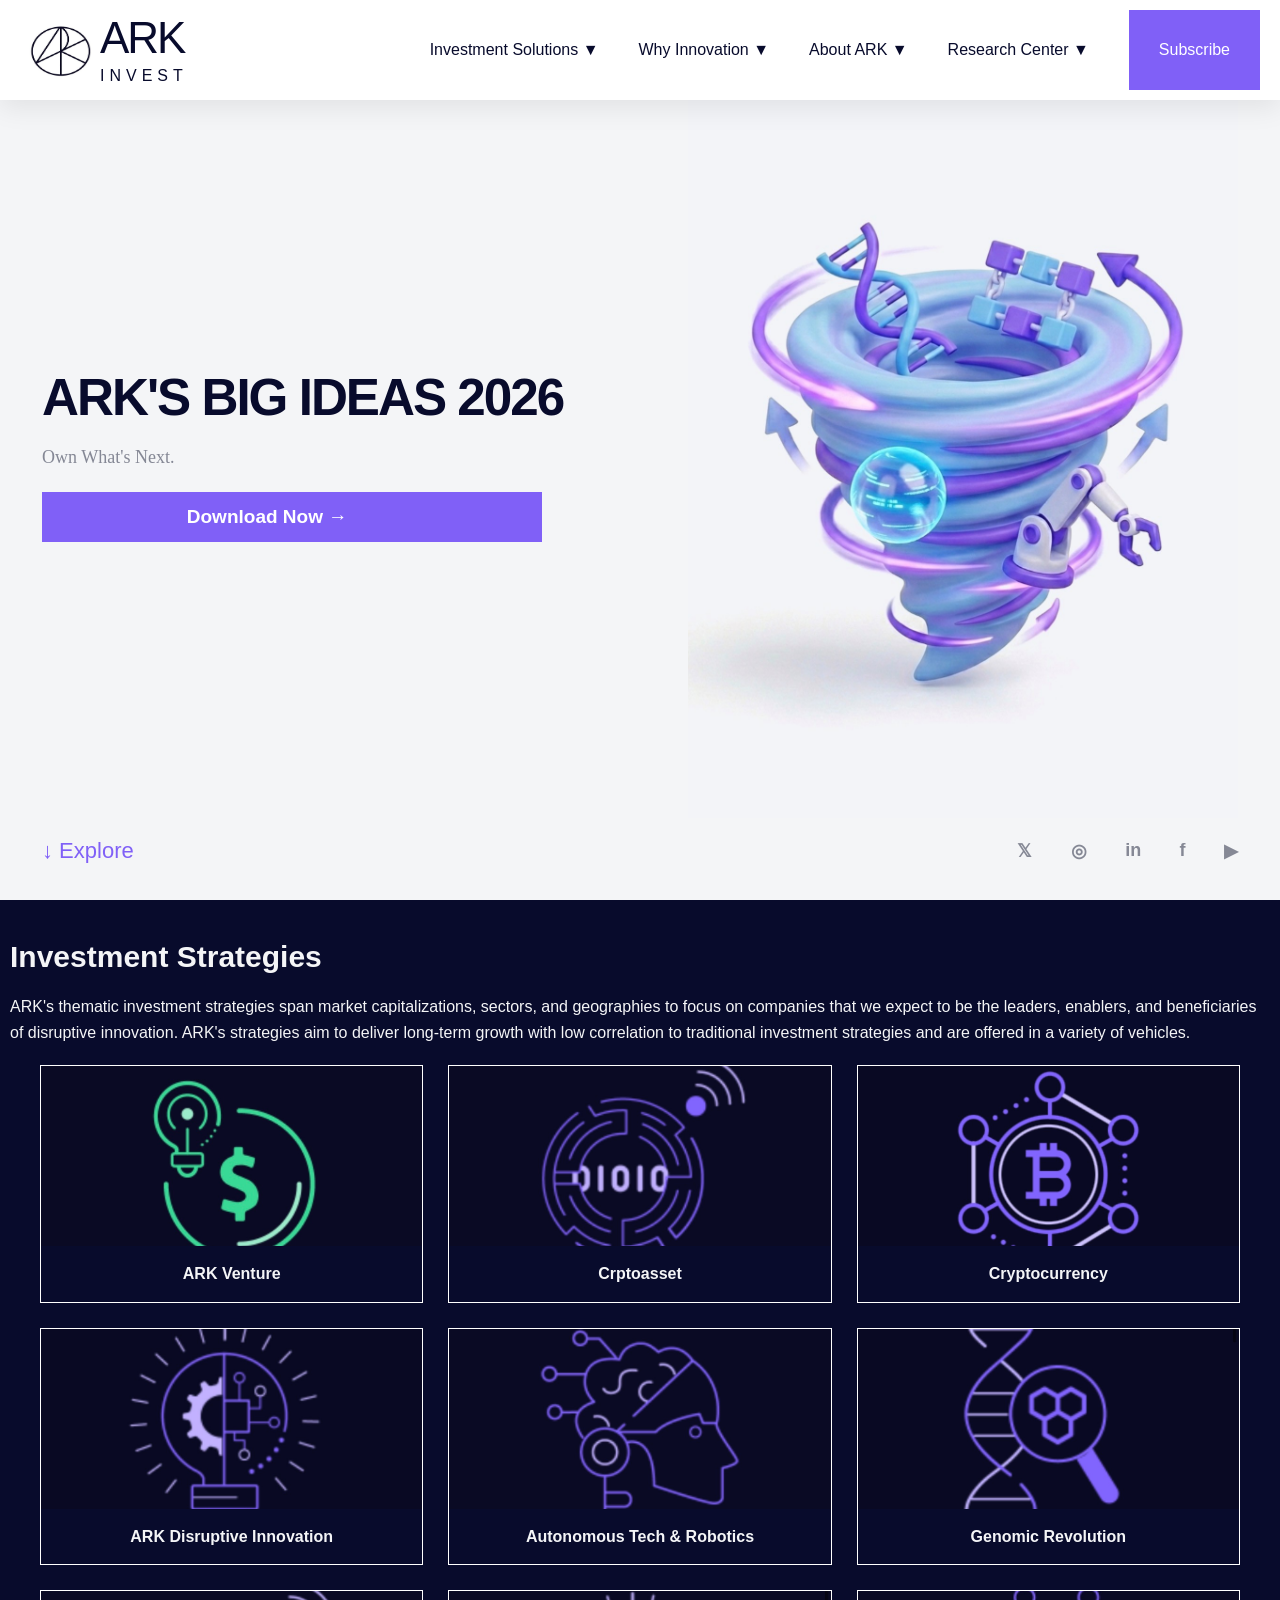
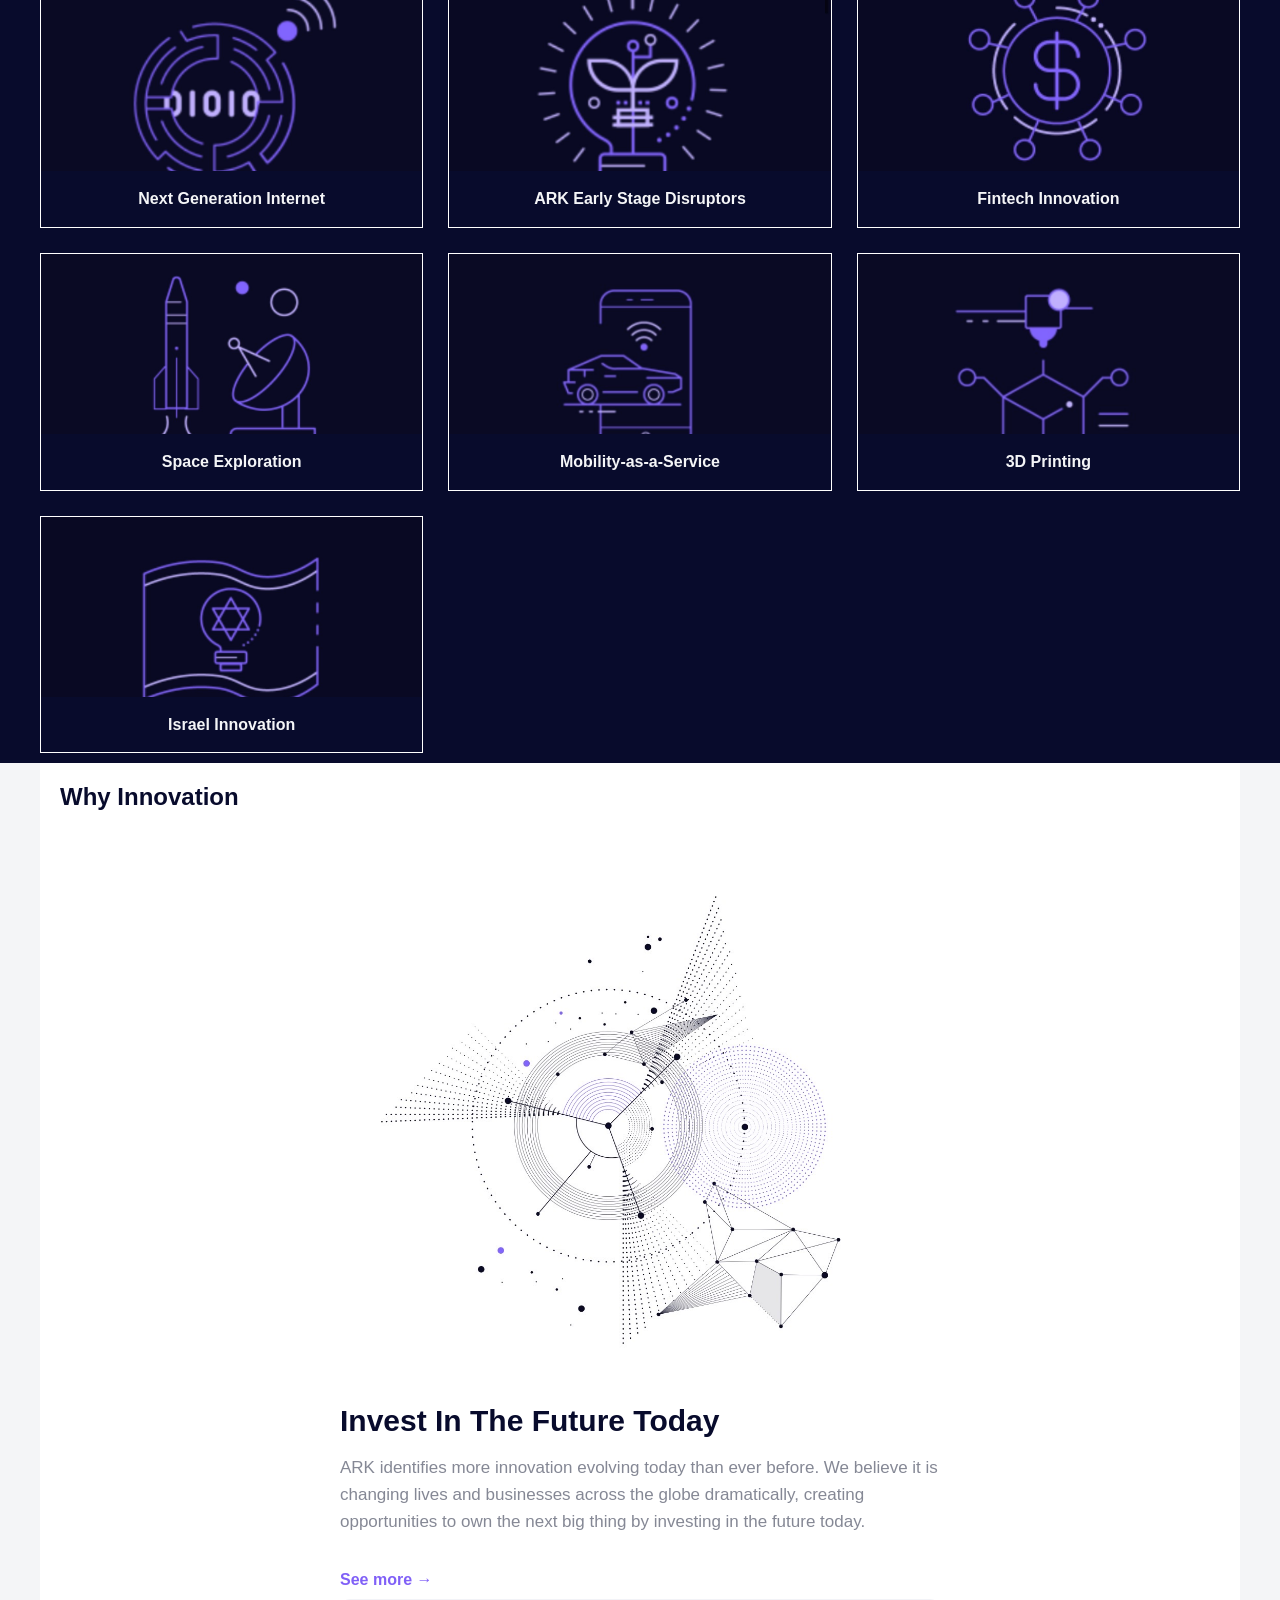
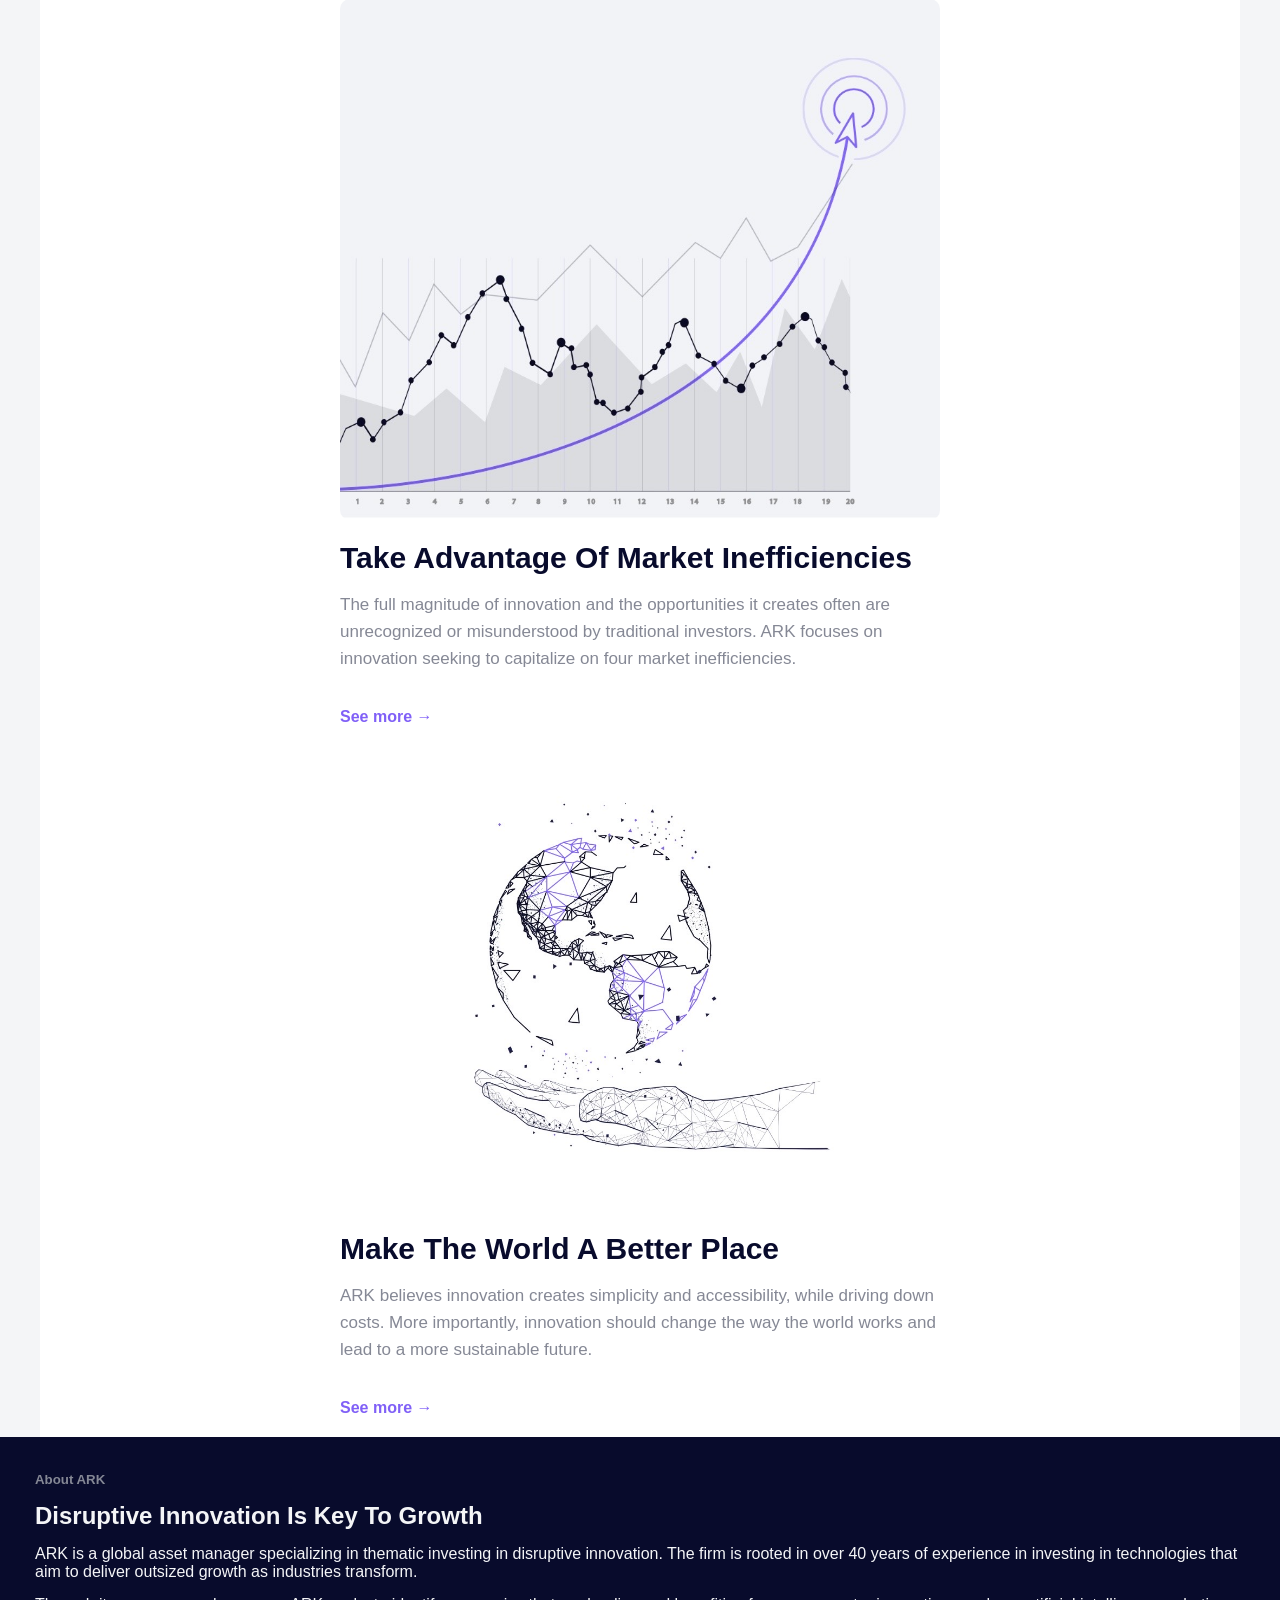
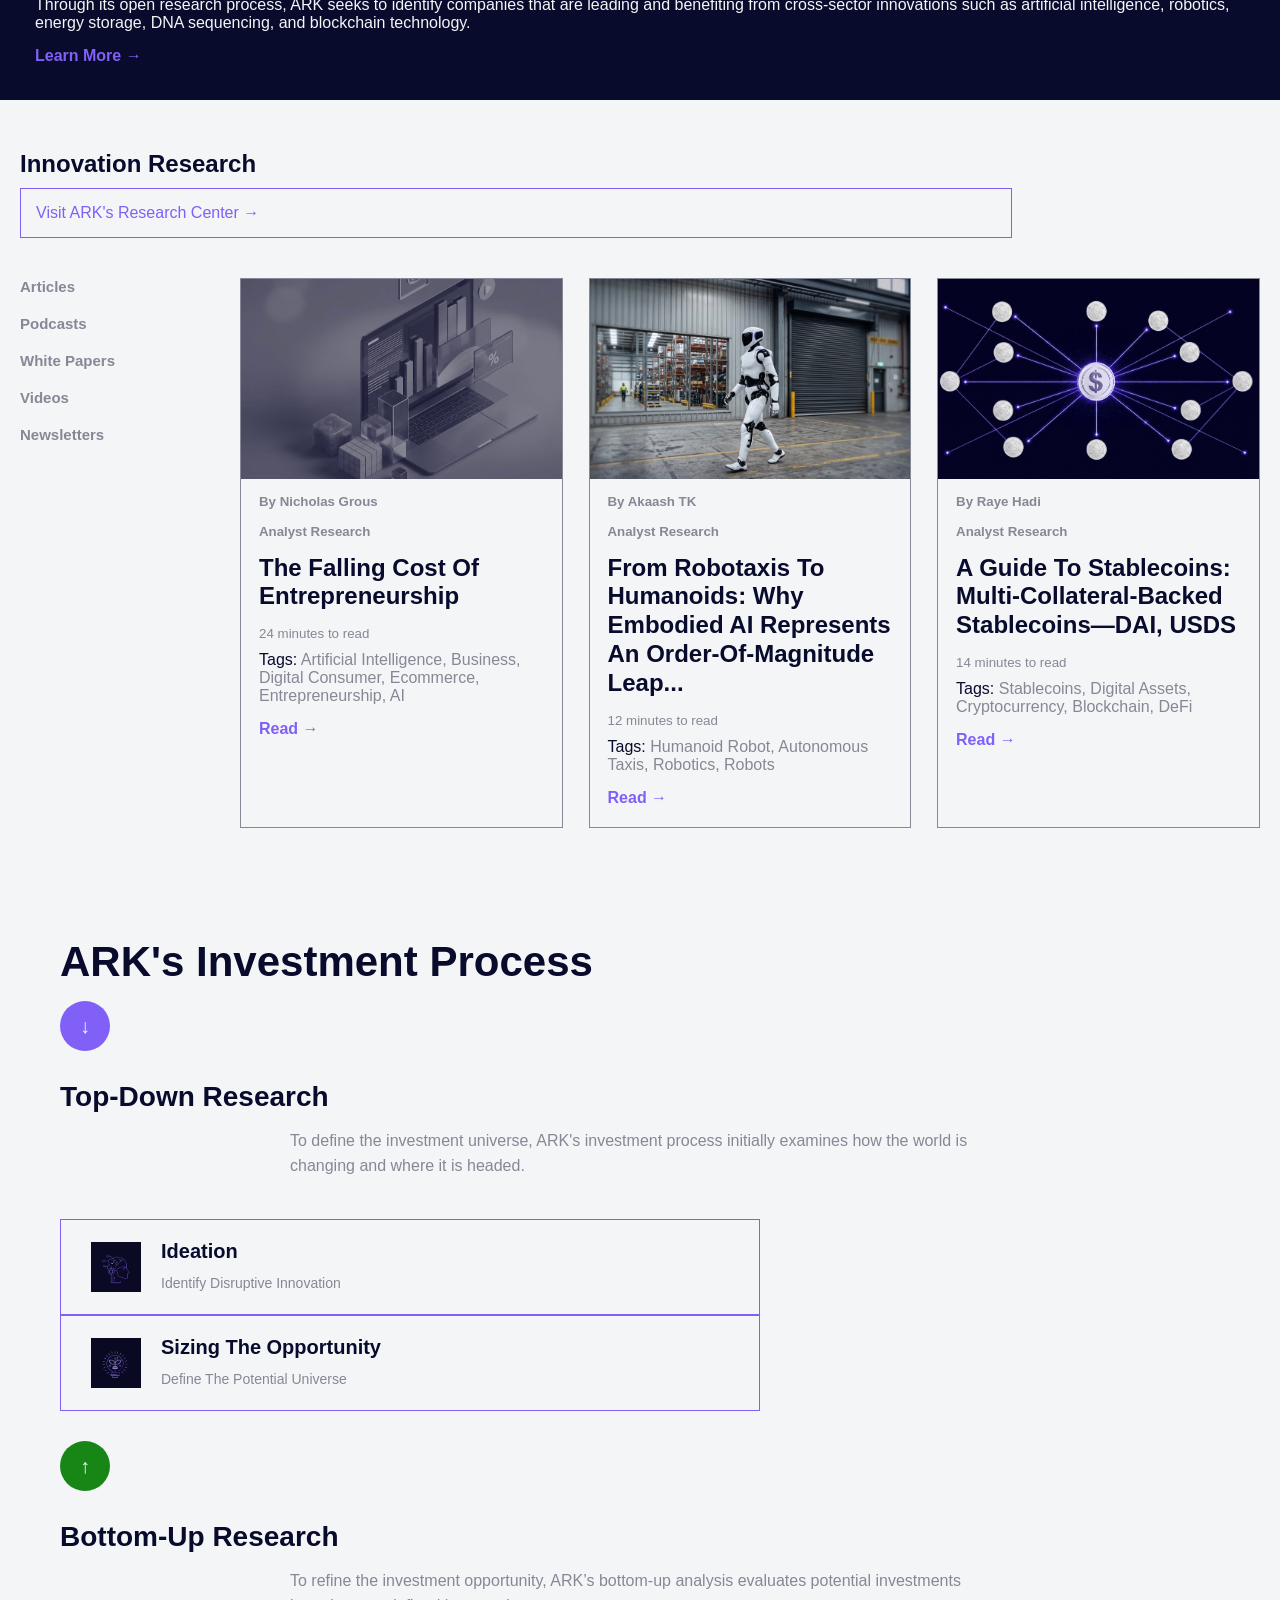
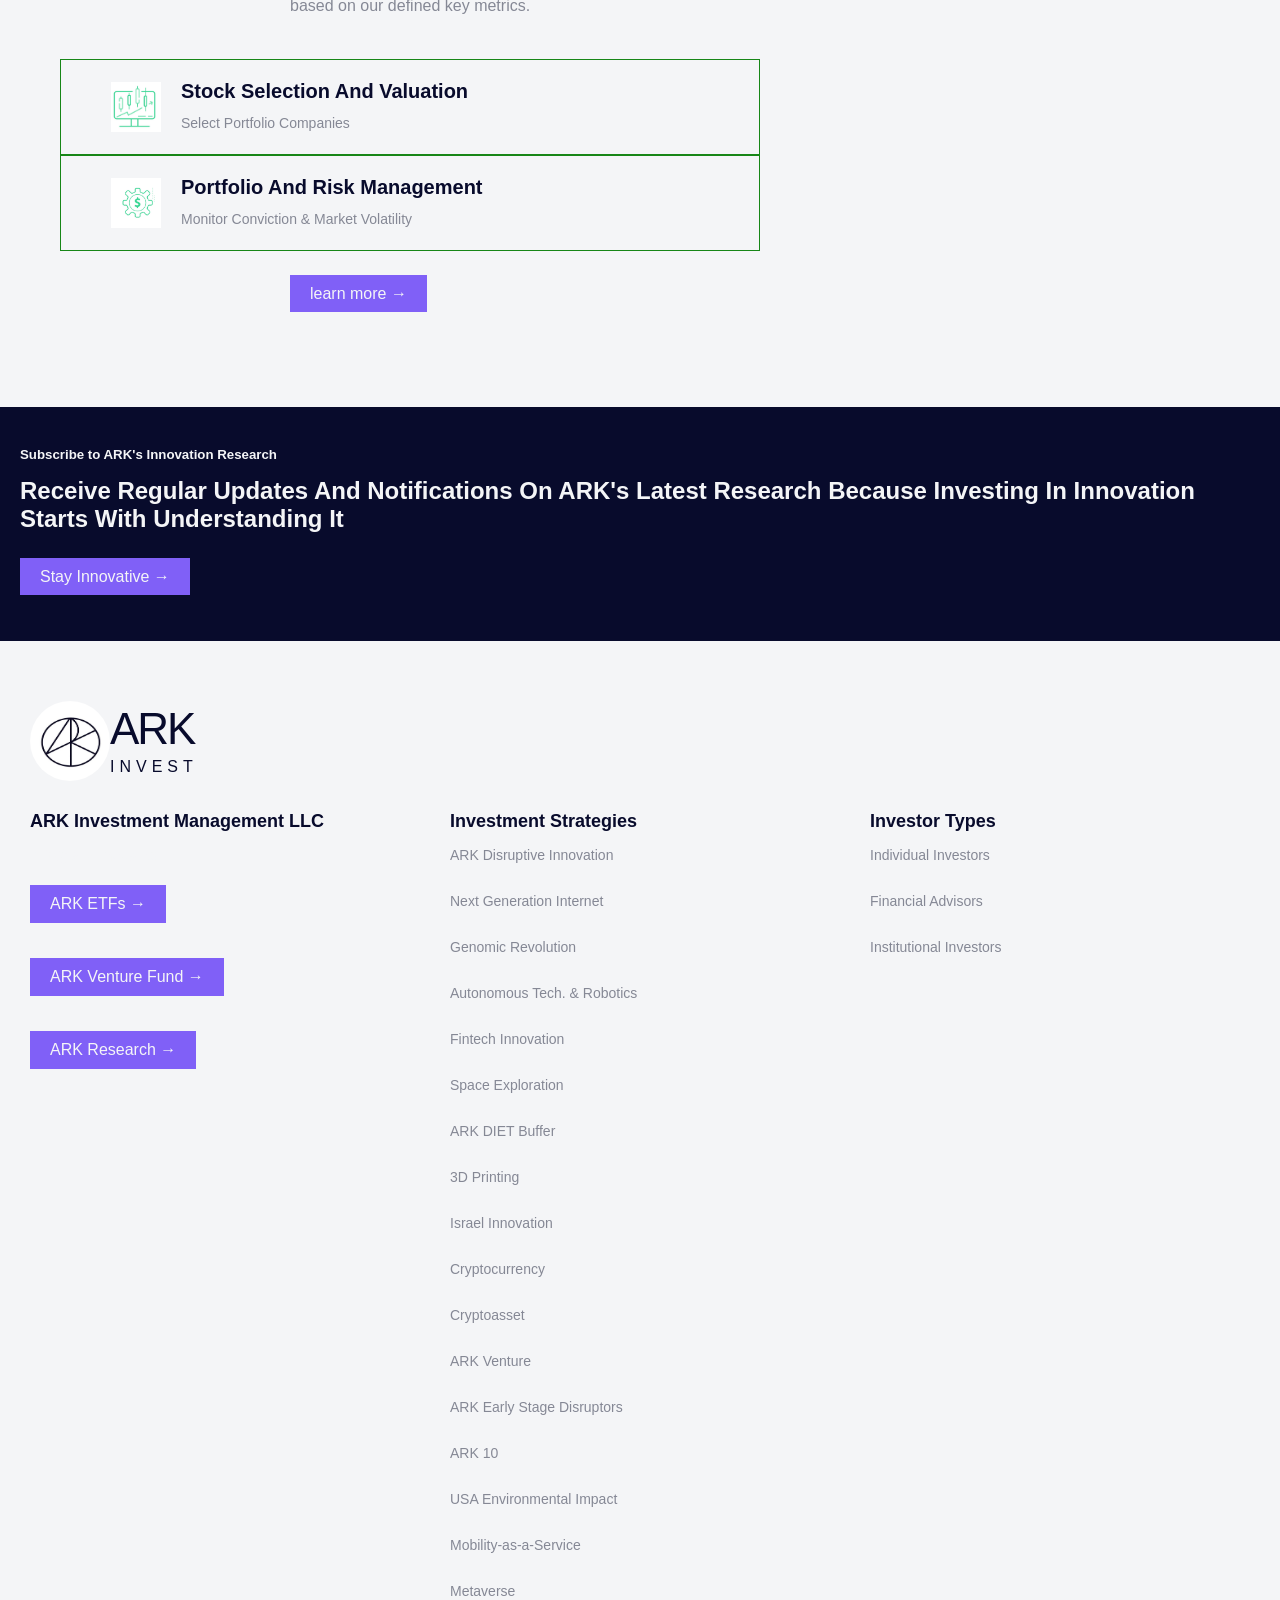
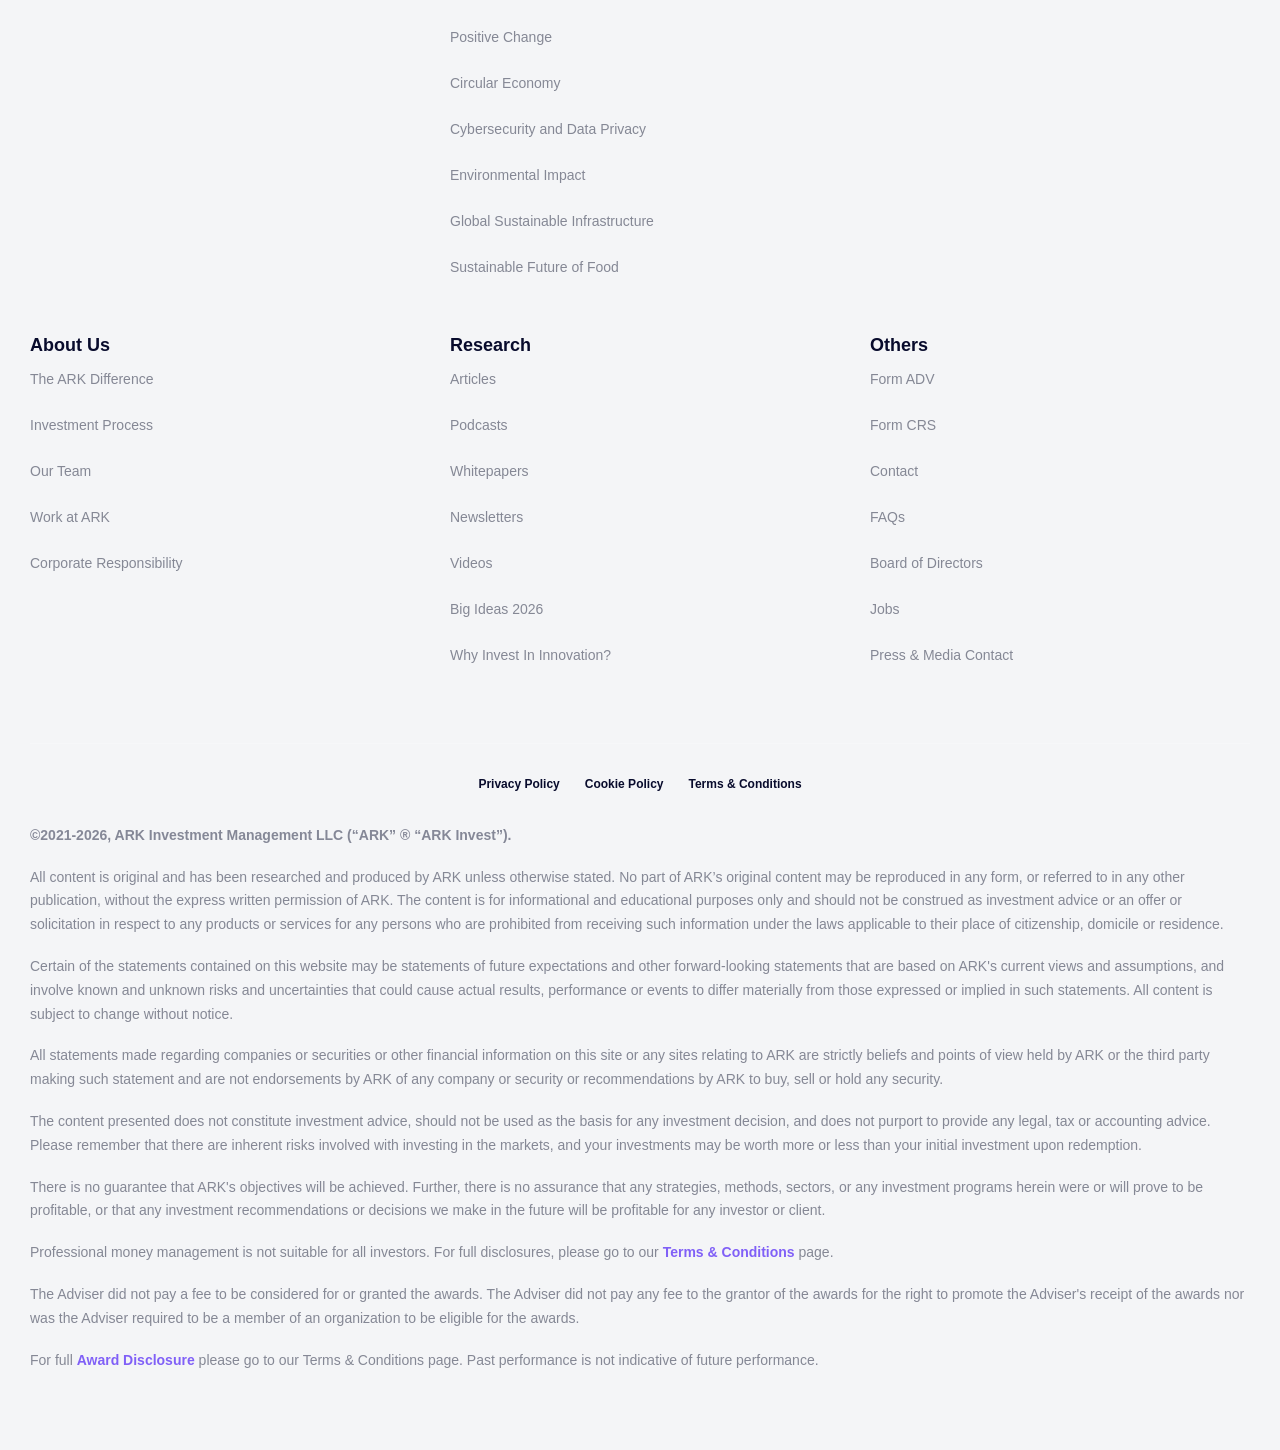
<file: index.html>
<!doctype html>
<html lang="en">
  <head>
    <meta charset="UTF-8" />
    <meta name="viewport" content="width=device-width, initial-scale=1.0" />
    <link rel="stylesheet" href="ark.css" />
    <link
      rel="stylesheet"
      href="https://cdnjs.cloudflare.com/ajax/libs/font-awesome/6.5.1/css/all.min.css"
    />
    <title>ARK invest</title>
  </head>
  <body>
    <header class="header">
      <div class="header-container">
        <div class="logo-div">
          <img src="ark-images/ark logo.jpg" alt="logo" class="logoimg" />
          <div class="logo-text">
            <strong>ARK</strong>
            <small>INVEST</small>
          </div>
        </div>
        <div class="menu-btn">
          <a href="">
            <i class="fa fa-search search-icon"></i>
          </a>

          <button id="menu-btn" aria-label="Open menu">
            <i id="menu-icon" class="fa fa-bars"></i>
            <i id="close-icon" class="fa fa-times"></i>
          </button>
        </div>
        <div class="For-large-screen">
          <ul>
            <li><a href="">Investment Solutions ▼</a></li>
            <li><a href="">Why Innovation ▼</a></li>
            <li><a href="">About ARK ▼</a></li>
            <li><a href="">Research Center ▼</a></li>
          </ul>
        </div>
        <div class="Subscribe">
          <a href=""><span>Subscribe</span></a>
        </div>
      </div>
    </header>

    <nav class="mobile-menu" id="mobile-menu">
      <ul>
        <li>
          <div class="menu-title">
            <a href="#">Investment Solutions</a>
            <p class="menu-arrow">→</p>
          </div>

          <div class="menu-box">
            <h4>Disruptive Innovation Equities</h4>
            <p class="menu-box-p">ACTIVELY MANAGED</p>
            <a href="#">ARK Disruptive Innovation</a>
            <a href="#">ARK Autonomous Tech. and Robotics</a>
            <a href="#">Next Generation Internet</a>
            <a href="#">Genomic Revolution</a>
            <a href="#">Fintech Innovation</a>
            <a href="#">Space Exploration</a>
            <p class="menu-box-p">INDEXED</p>
            <a href="#">3D Printing</a>
            <a href="#">Israel Innovation</a>
            <h4>Private / Alternatives</h4>
            <a href="#">ARK Venture</a>
            <h4>Structured Strategies</h4>
            <a href="#">ARK DIET Buffer</a>
            <h4>Digital Assets</h4>
            <a href="#">Bitcoin</a>
            <a href="#">Cryptocurrency</a>
            <a href="#">Cryptoasset</a>
          </div>
        </li>

        <li>
          <div class="menu-title">
            <a href="#">Why Innovation</a>
            <p class="menu-arrow">→</p>
          </div>

          <div class="menu-box">
            <a href="#">The ARK Difference</a>
            <a href="#"> Investment Process</a>
            <a href="#"> Why Innovation</a>
          </div>
        </li>

        <li>
          <div class="menu-title">
            <a href="#">About ARK</a>
            <p class="menu-arrow">→</p>
          </div>

          <div class="menu-box">
            <a href="our-team.html">Our Team</a>
            <a href="#"> Board of Directors</a>
            <a href="#">ARK Swag Store</a>
            <a href="#">Work at ARK</a>
            <a href="#">Corporate Responsibility</a>
            <a href="faq.html">FAQ</a>
          </div>
        </li>

        <li>
          <div class="menu-title">
            <a href="#">Research Center</a>
            <p class="menu-arrow">→</p>
          </div>

          <div class="menu-box">
            <a href="#">Articles</a>
            <a href="#">Whitepapers</a>
            <a href="#">Videos</a>
            <a href="#">Big Ideas 2026</a>
            <a href="#">Podcasts</a>
            <a href="#">Newsletters</a>
            <a href="#">Crypto Reports</a>
          </div>
        </li>
      </ul>

      <p class="mobile-subscribe">
        <a href="menu.html#Subscribe-in-menu" class="mobile-subscribe-a">
          Subscribe
        </a>
      </p>
    </nav>

    <main id="main-container">
      <section class="hero">
        <div class="large-hero-content">
          <div class="hero-content">
            <h1>ARK'S BIG IDEAS 2026</h1>
            <p class="tagline">Own What's Next.</p>

            <a href="#" class="download-btn">
              <span>Download Now →</span>
            </a>
          </div>
          <img
            src="ark-images/ark hero .jpg"
            class="hero-img"
            alt="Hero image"
          />
        </div>
        <div class="explore">
          <a href="#" class="explore-link"><span>↓</span> Explore</a>

          <div class="socials">
            <a href="#" aria-label="Twitter">𝕏</a>
            <a href="#" aria-label="Instagram">◎</a>
            <a href="#" aria-label="LinkedIn">in</a>
            <a href="#" aria-label="Facebook">f</a>
            <a href="#" aria-label="YouTube">▶</a>
          </div>
        </div>
      </section>

      <section class="Investment-stategies">
        <h1>Investment Strategies</h1>

        <p>
          ARK's thematic investment strategies span market capitalizations,
          sectors, and geographies to focus on companies that we expect to be
          the leaders, enablers, and beneficiaries of disruptive innovation.
          ARK's strategies aim to deliver long-term growth with low correlation
          to traditional investment strategies and are offered in a variety of
          vehicles.
        </p>

        <div class="grid-container">
          <div class="grid">
            <div class="grid-item">
              <img src="ark-images/IMG_3068.jpeg" alt="Project 1" />
              <p>ARK Venture</p>
              <span class="see-more">See more →</span>
            </div>
            <div class="grid-item">
              <img src="ark-images/IMG_3058.jpeg" alt="Project 1" />
              <p>Crptoasset</p>
              <span class="see-more">See more →</span>
            </div>
            <div class="grid-item">
              <img src="ark-images/IMG_3060.jpeg" alt="Project 1" />
              <p>Cryptocurrency</p>
              <span class="see-more">See more →</span>
            </div>
            <div class="grid-item">
              <img src="ark-images/IMG_3055.jpeg" alt="Project 1" />
              <p>ARK Disruptive Innovation</p>
              <span class="see-more">See more →</span>
            </div>
            <div class="grid-item">
              <img src="ark-images/IMG_3059.jpeg" alt="Project 1" />
              <p>Autonomous Tech & Robotics</p>
              <span class="see-more">See more →</span>
            </div>
            <div class="grid-item">
              <img src="ark-images/IMG_3056.jpeg" alt="Project 1" />
              <p>Genomic Revolution</p>
              <span class="see-more">See more →</span>
            </div>
            <div class="grid-item">
              <img src="ark-images/IMG_3058.jpeg" alt="Project 1" />
              <p>Next Generation Internet</p>
              <span class="see-more">See more →</span>
            </div>
            <div class="grid-item">
              <img src="ark-images/IMG_3057.jpeg" alt="Project 1" />
              <p>ARK Early Stage Disruptors</p>
              <span class="see-more">See more →</span>
            </div>
            <div class="grid-item">
              <img src="ark-images/img222.jpg" alt="Project 1" />
              <p>Fintech Innovation</p>
              <span class="see-more">See more →</span>
            </div>
            <div class="grid-item">
              <img src="ark-images/IMG_3081.jpeg" alt="Project 1" />
              <p>Space Exploration</p>
              <span class="see-more">See more →</span>
            </div>
            <div class="grid-item">
              <img src="ark-images/IMG_3071.jpeg" alt="Project 1" />
              <p>Mobility-as-a-Service</p>
              <span class="see-more">See more →</span>
            </div>
            <div class="grid-item">
              <img src="ark-images/IMG_3070.jpeg" alt="Project 1" />
              <p>3D Printing</p>
              <span class="see-more">See more →</span>
            </div>
            <div class="grid-item">
              <img src="ark-images/IMG_3069.jpeg" alt="Project 1" />
              <p>Israel Innovation</p>
              <span class="see-more">See more →</span>
            </div>
          </div>
        </div>
      </section>

      <section class="Why-Innovation">
        <h1>Why Innovation</h1>
        <div class="Why-Innovation-container">
          <img src="ark-images/IMG_3072.jpeg" alt="WHY Innovation 1" />
          <h3>Invest In The Future Today</h3>
          <p>
            ARK identifies more innovation evolving today than ever before. We
            believe it is changing lives and businesses across the globe
            dramatically, creating opportunities to own the next big thing by
            investing in the future today.
          </p>

          <a href="">See more →</a>
        </div>
        <div class="Why-Innovation-container">
          <img src="ark-images/IMG_3073.jpeg" alt=" WHY Innovation 2" />
          <h3>Take Advantage Of Market Inefficiencies</h3>
          <p>
            The full magnitude of innovation and the opportunities it creates
            often are unrecognized or misunderstood by traditional investors.
            ARK focuses on innovation seeking to capitalize on four market
            inefficiencies.
          </p>

          <a href="">See more →</a>
        </div>
        <div class="Why-Innovation-container">
          <img src="ark-images/IMG_3074.jpeg" alt=" WHY Innovation 3" />
          <h3>Make The World A Better Place</h3>
          <p>
            ARK believes innovation creates simplicity and accessibility, while
            driving down costs. More importantly, innovation should change the
            way the world works and lead to a more sustainable future.
          </p>

          <a href="">See more →</a>
        </div>
      </section>

      <article class="About-ARK">
        <h5>About ARK</h5>
        <h2>Disruptive Innovation Is Key To Growth</h2>
        <p>
          ARK is a global asset manager specializing in thematic investing in
          disruptive innovation. The firm is rooted in over 40 years of
          experience in investing in technologies that aim to deliver outsized
          growth as industries transform.
        </p>

        <p>
          Through its open research process, ARK seeks to identify companies
          that are leading and benefiting from cross-sector innovations such as
          artificial intelligence, robotics, energy storage, DNA sequencing, and
          blockchain technology.
        </p>

        <a href="">Learn More →</a>
      </article>

      <section class="Innovation-Research">
        <h1>Innovation Research</h1>

        <p>
          <a href="">Visit ARK's Research Center →</a>
        </p>

        <div class="research-layout">
          <aside class="research-nav">
            <ul>
              <li>Articles</li>
              <li>Podcasts</li>
              <li>White Papers</li>
              <li>Videos</li>
              <li>Newsletters</li>
            </ul>
          </aside>

          <div class="research-content">
            <p class="mobile-category">
              <a href="">Articles</a>
            </p>

            <div class="Innovation-Research-grid">
              <article class="Innovation-Research-box">
                <img src="ark-images/IMG_3083.jpeg" alt="Research" />

                <h5>By Nicholas Grous</h5>
                <h5>Analyst Research</h5>

                <h2>The Falling Cost Of Entrepreneurship</h2>

                <small>24 minutes to read</small>

                <div class="p-tag">
                  <span>Tags:</span>
                  Artificial Intelligence, Business, Digital Consumer,
                  Ecommerce, Entrepreneurship, AI
                </div>

                <a href="">Read →</a>
              </article>

              <article class="Innovation-Research-box">
                <img src="ark-images/IMG_3084.jpeg" alt="Research" />

                <h5>By Akaash TK</h5>
                <h5>Analyst Research</h5>

                <h2>
                  From Robotaxis To Humanoids: Why Embodied AI Represents An
                  Order-Of-Magnitude Leap...
                </h2>

                <small>12 minutes to read</small>

                <div class="p-tag">
                  <span>Tags:</span>
                  Humanoid Robot, Autonomous Taxis, Robotics, Robots
                </div>

                <a href="">Read →</a>
              </article>

              <article class="Innovation-Research-box">
                <img src="ark-images/IMG_3085.jpeg" alt="Research" />

                <h5>By Raye Hadi</h5>
                <h5>Analyst Research</h5>

                <h2>
                  A Guide To Stablecoins: Multi-Collateral-Backed
                  Stablecoins—DAI, USDS
                </h2>

                <small>14 minutes to read</small>

                <div class="p-tag">
                  <span>Tags:</span>
                  Stablecoins, Digital Assets, Cryptocurrency, Blockchain, DeFi
                </div>
                <a href="">Read →</a>
              </article>
            </div>
          </div>
        </div>
      </section>

      <section class="ark-process">
        <h2>ARK's Investment Process</h2>
        <h6>↓</h6>
        <h4>Top-Down Research</h4>
        <p>
          To define the investment universe, ARK's investment process initially
          examines how the world is changing and where it is headed.
        </p>

        <div class="ark-process-box">
          <img src="ark-images/IMG_3059.jpeg" alt="" />
          <div>
            <h5>Ideation</h5>
            <p>Identify Disruptive Innovation</p>
          </div>
        </div>

        <div class="ark-process-box">
          <img src="ark-images/IMG_3057.jpeg" alt="" />
          <div>
            <h5>Sizing The Opportunity</h5>
            <p>Define The Potential Universe</p>
          </div>
        </div>

        <article class="Bottom-Up">
          <h6>↑</h6>

          <h4>Bottom-Up Research</h4>

          <p>
            To refine the investment opportunity, ARK’s bottom-up analysis
            evaluates potential investments based on our defined key metrics.
          </p>

          <div class="Bottom-Up-box">
            <img src="ark-images/IMG_3086.jpeg" alt="" />
            <div>
              <h5>Stock Selection And Valuation</h5>
              <p>Select Portfolio Companies</p>
            </div>
          </div>
          <div class="Bottom-Up-box">
            <img src="ark-images/IMG_3087.jpeg" alt="" />
            <div>
              <h5>Portfolio And Risk Management</h5>
              <p>Monitor Conviction & Market Volatility</p>
            </div>
          </div>
        </article>
        <p><a href="" class="bottom-up-learnmore">learn more →</a></p>
      </section>

      <article class="stay-innovative">
        <h5>Subscribe to ARK's Innovation Research</h5>
        <h1>
          Receive Regular Updates And Notifications On ARK's Latest Research
          Because Investing In Innovation Starts With Understanding It
        </h1>

        <p><a href="" class="bottom-up-learnmore">Stay Innovative →</a></p>
      </article>

      <footer class="footer">
        <div class="logo-div">
          <img src="ark-images/ark logo.jpg" alt="logo" class="logoimg" />
          <div class="logo-text">
            <strong>ARK</strong>
            <small>INVEST</small>
          </div>
        </div>

        <div class="footer-top">
          <div class="footer-column">
            <h3>ARK Investment Management LLC</h3>

            <a href="mailto:info@ark-invest.com"> info@ark-invest.com </a>

            <div>
              <p><a href="" class="bottom-up-learnmore">ARK ETFs →</a></p>
              <p>
                <a href="" class="bottom-up-learnmore">ARK Venture Fund →</a>
              </p>
              <p><a href="" class="bottom-up-learnmore">ARK Research →</a></p>
            </div>
          </div>

          <div class="footer-column faq">
            <button class="faq-title">Investment Strategies</button>

            <div class="faq-content">
              <a href="">ARK Disruptive Innovation</a>
              <a href="">Next Generation Internet</a>
              <a href="">Genomic Revolution</a>
              <a href="">Autonomous Tech. & Robotics</a>
              <a href="">Fintech Innovation</a>
              <a href="">Space Exploration</a>
              <a href="">ARK DIET Buffer</a>
              <a href="">3D Printing</a>
              <a href="">Israel Innovation</a>
              <a href="">Cryptocurrency</a>
              <a href="">Cryptoasset</a>
              <a href="">ARK Venture</a>
              <a href="">ARK Early Stage Disruptors</a>
              <a href="">ARK 10</a>
              <a href="">USA Environmental Impact</a>
              <a href="">Mobility-as-a-Service</a>
              <a href="">Metaverse</a>
              <a href="">Positive Change</a>
              <a href="">Circular Economy</a>
              <a href="">Cybersecurity and Data Privacy</a>
              <a href="">Environmental Impact</a>
              <a href="">Global Sustainable Infrastructure</a>
              <a href="">Sustainable Future of Food</a>
            </div>
          </div>

          <div class="footer-column faq">
            <button class="faq-title">Investor Types</button>

            <div class="faq-content">
              <a href="">Individual Investors</a>
              <a href="">Financial Advisors</a>
              <a href="">Institutional Investors</a>
            </div>
          </div>

          <div class="footer-column faq">
            <button class="faq-title">About Us</button>

            <div class="faq-content">
              <a href="">The ARK Difference</a>
              <a href="">Investment Process</a>
              <a href="">Our Team</a>
              <a href="">Work at ARK</a>
              <a href="">Corporate Responsibility</a>
            </div>
          </div>

          <div class="footer-column faq">
            <button class="faq-title">Research</button>

            <div class="faq-content">
              <a href="">Articles</a>
              <a href="">Podcasts</a>
              <a href="">Whitepapers</a>
              <a href="">Newsletters</a>
              <a href="">Videos</a>
              <a href="">Big Ideas 2026</a>
              <a href="">Why Invest In Innovation?</a>
            </div>
          </div>

          <div class="footer-column faq">
            <button class="faq-title">Others</button>

            <div class="faq-content">
              <a href="">Form ADV</a>
              <a href="">Form CRS</a>
              <a href="">Contact</a>
              <a href="">FAQs</a>
              <a href="">Board of Directors</a>
              <a href="">Jobs</a>
              <a href="">Press & Media Contact</a>
            </div>
          </div>
        </div>
        <div class="footer-legal">
          <div class="legal-links">
            <a href="https://www.ark-invest.com/privacy-policy/">
              Privacy Policy
            </a>

            <a href="https://www.ark-invest.com/cookie-policy/">
              Cookie Policy
            </a>

            <a href="https://www.ark-invest.com/terms/"> Terms & Conditions </a>
          </div>

          <p class="copyright">
            ©2021-2026, ARK Investment Management LLC (“ARK” ® “ARK Invest”).
          </p>

          <p>
            All content is original and has been researched and produced by ARK
            unless otherwise stated. No part of ARK’s original content may be
            reproduced in any form, or referred to in any other publication,
            without the express written permission of ARK. The content is for
            informational and educational purposes only and should not be
            construed as investment advice or an offer or solicitation in
            respect to any products or services for any persons who are
            prohibited from receiving such information under the laws applicable
            to their place of citizenship, domicile or residence.
          </p>

          <p>
            Certain of the statements contained on this website may be
            statements of future expectations and other forward-looking
            statements that are based on ARK's current views and assumptions,
            and involve known and unknown risks and uncertainties that could
            cause actual results, performance or events to differ materially
            from those expressed or implied in such statements. All content is
            subject to change without notice.
          </p>

          <p>
            All statements made regarding companies or securities or other
            financial information on this site or any sites relating to ARK are
            strictly beliefs and points of view held by ARK or the third party
            making such statement and are not endorsements by ARK of any company
            or security or recommendations by ARK to buy, sell or hold any
            security.
          </p>

          <p>
            The content presented does not constitute investment advice, should
            not be used as the basis for any investment decision, and does not
            purport to provide any legal, tax or accounting advice. Please
            remember that there are inherent risks involved with investing in
            the markets, and your investments may be worth more or less than
            your initial investment upon redemption.
          </p>

          <p>
            There is no guarantee that ARK's objectives will be achieved.
            Further, there is no assurance that any strategies, methods,
            sectors, or any investment programs herein were or will prove to be
            profitable, or that any investment recommendations or decisions we
            make in the future will be profitable for any investor or client.
          </p>

          <p>
            Professional money management is not suitable for all investors. For
            full disclosures, please go to our
            <a href="https://www.ark-invest.com/terms/"> Terms & Conditions </a>
            page.
          </p>

          <p>
            The Adviser did not pay a fee to be considered for or granted the
            awards. The Adviser did not pay any fee to the grantor of the awards
            for the right to promote the Adviser's receipt of the awards nor was
            the Adviser required to be a member of an organization to be
            eligible for the awards.
          </p>

          <p>
            For full
            <a href="https://www.ark-invest.com/terms/#award">
              Award Disclosure
            </a>
            please go to our Terms & Conditions page. Past performance is not
            indicative of future performance.
          </p>
        </div>
      </footer>
    </main>
    <script src="ark.js"></script>
  </body>
</html>
</file>
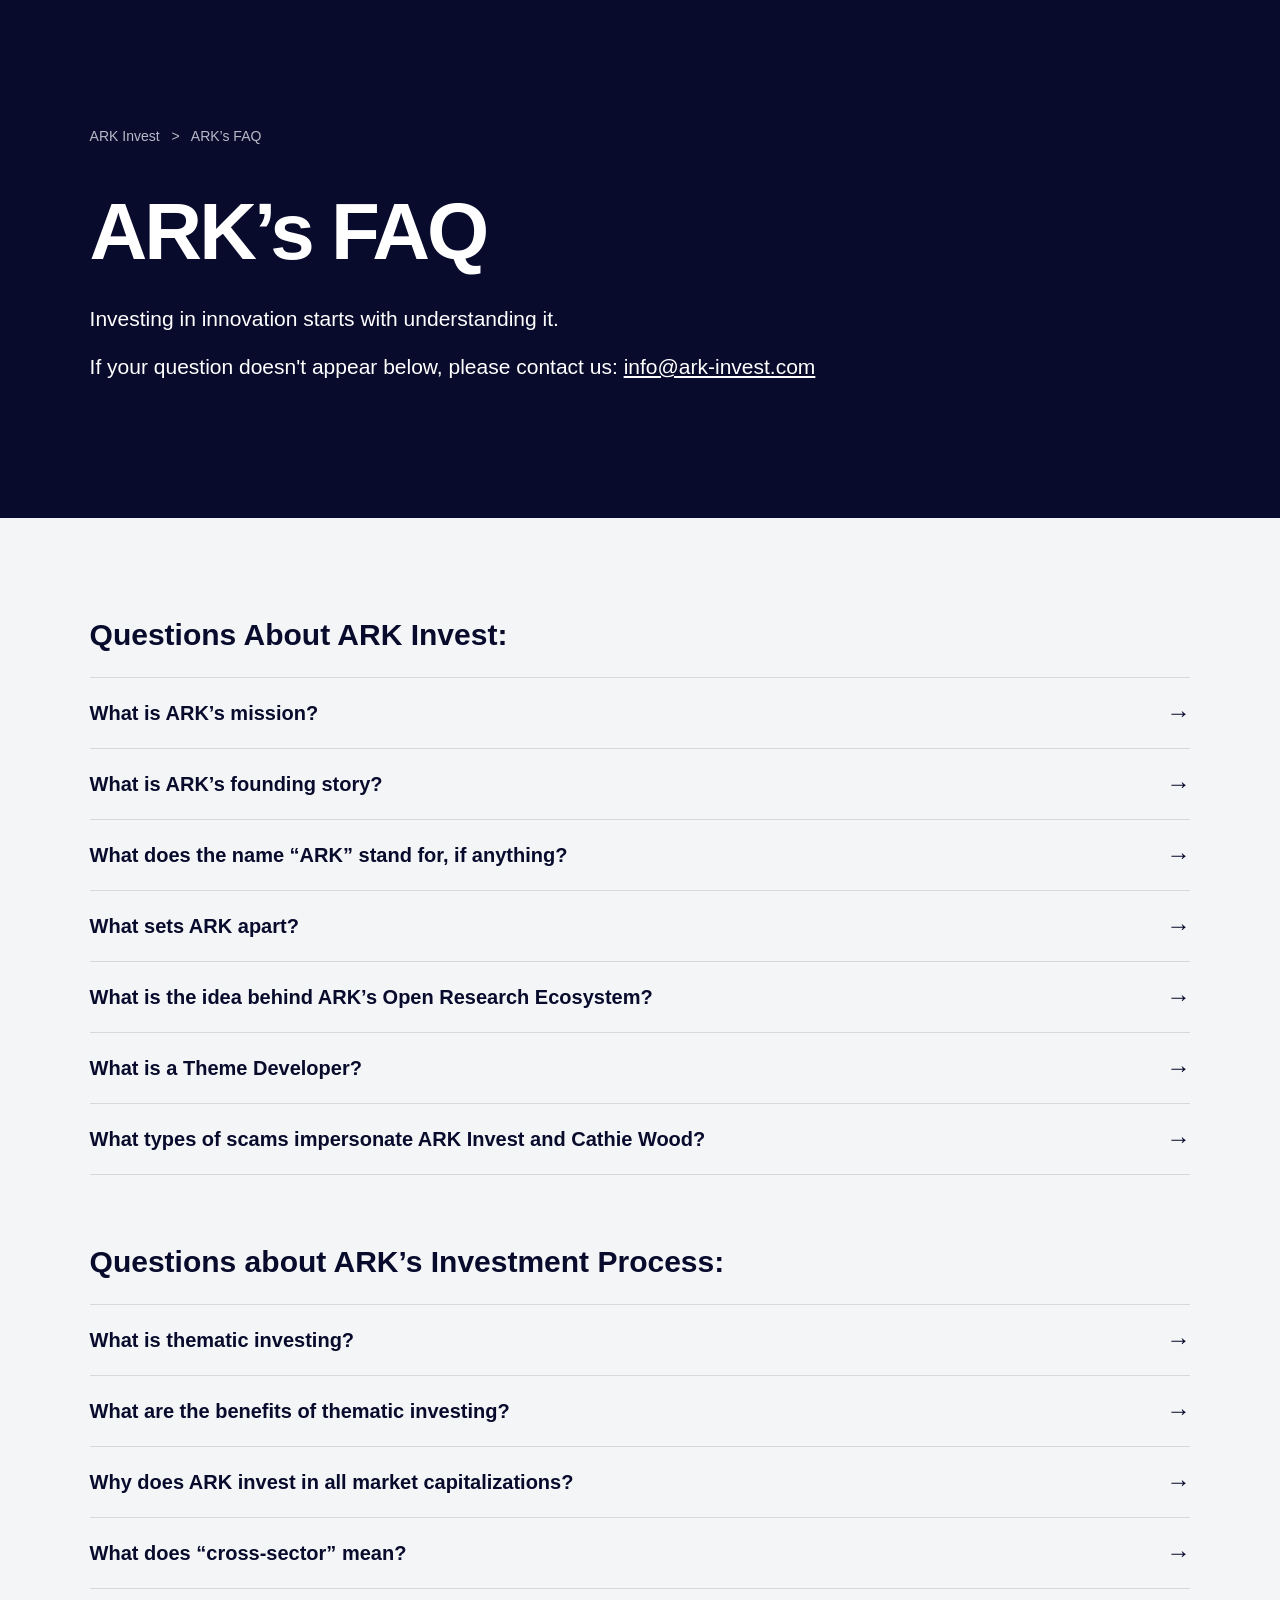
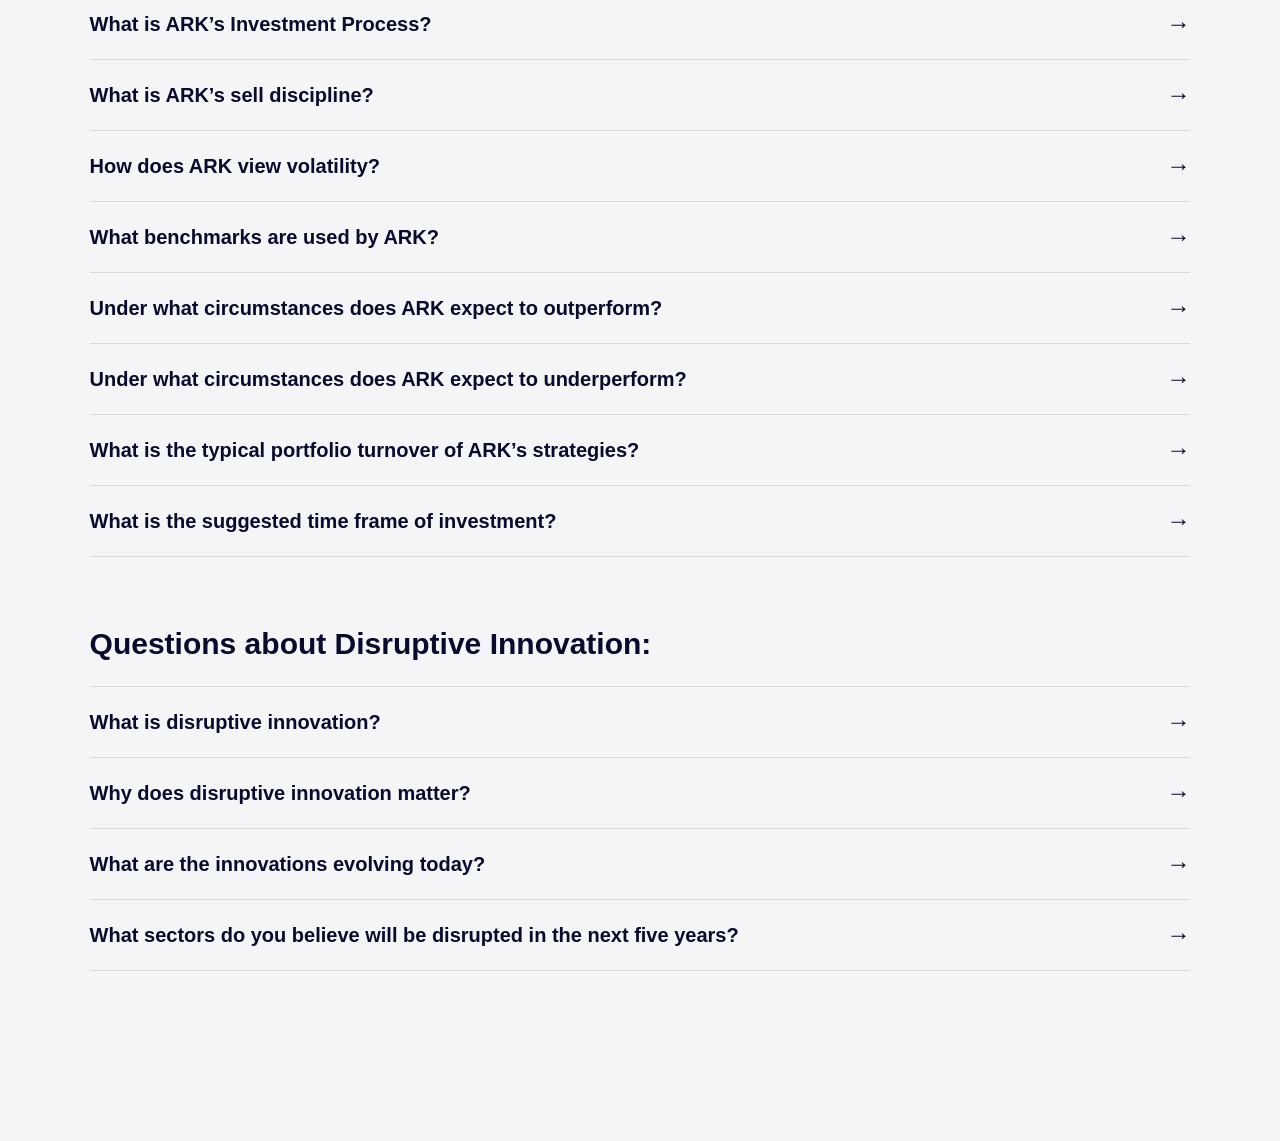
<file: faq.html>
<!doctype html>
<html lang="en">
  <head>
    <meta charset="UTF-8" />
    <meta name="viewport" content="width=device-width, initial-scale=1.0" />
    <title>Document</title>
    <link rel="stylesheet" href="faq.css" />
  </head>
  <body>
    <section class="faq-page">
      <div class="faq-header">
        <p class="faq-breadcrumb">ARK Invest <span>></span> ARK’s FAQ</p>

        <h1>ARK’s FAQ</h1>

        <p>Investing in innovation starts with understanding it.</p>

        <p>
          If your question doesn't appear below, please contact us:
          <a href="mailto:info@ark-invest.com">info@ark-invest.com</a>
        </p>
      </div>

      <div class="faq-container">
        <div class="faq-category">
          <h3>Questions About ARK Invest:</h3>

          <div class="faq-item">
            <button class="faq-question">
              <span>What is ARK’s mission?</span>
              <span class="faq-arrow">→</span>
            </button>

            <div class="faq-answer">
              <p>
                We believe innovation is key to long-term growth of company
                revenues and profits. Our mission is to deliver long-term
                capital appreciation with low correlation to traditional
                investment strategies by identifying and investing in the
                leaders, enablers and beneficiaries of disruptive innovation.
              </p>
            </div>
          </div>

          <div class="faq-item">
            <button class="faq-question">
              <span>What is ARK’s founding story?</span>
              <span class="faq-arrow">→</span>
            </button>

            <div class="faq-answer">
              <p>
                ARK was founded with the goal of focusing on disruptive
                innovation and identifying the companies that could benefit from
                major technological changes.
              </p>
            </div>
          </div>

          <div class="faq-item">
            <button class="faq-question">
              <span>What does the name “ARK” stand for, if anything?</span>
              <span class="faq-arrow">→</span>
            </button>

            <div class="faq-answer">
              <p>
                ARK is the name of the investment management firm focused on
                disruptive innovation.
              </p>
            </div>
          </div>

          <div class="faq-item">
            <button class="faq-question">
              <span>What sets ARK apart?</span>
              <span class="faq-arrow">→</span>
            </button>

            <div class="faq-answer">
              <p>
                ARK focuses on disruptive innovation through thematic research,
                open research and a long-term investment perspective.
              </p>
            </div>
          </div>

          <div class="faq-item">
            <button class="faq-question">
              <span
                >What is the idea behind ARK’s Open Research Ecosystem?</span
              >
              <span class="faq-arrow">→</span>
            </button>

            <div class="faq-answer">
              <p>
                ARK believes sharing research and ideas can encourage
                collaboration and improve understanding of disruptive
                innovation.
              </p>
            </div>
          </div>

          <div class="faq-item">
            <button class="faq-question">
              <span>What is a Theme Developer?</span>
              <span class="faq-arrow">→</span>
            </button>

            <div class="faq-answer">
              <p>
                A Theme Developer researches emerging technologies and
                identifies the long-term opportunities created by disruptive
                innovation.
              </p>
            </div>
          </div>

          <div class="faq-item">
            <button class="faq-question">
              <span>
                What types of scams impersonate ARK Invest and Cathie Wood?
              </span>
              <span class="faq-arrow">→</span>
            </button>

            <div class="faq-answer">
              <p>
                Be cautious of fraudulent websites, social media accounts,
                emails or individuals pretending to represent ARK Invest or
                Cathie Wood. Always verify communications through official ARK
                channels.
              </p>
            </div>
          </div>
        </div>

        <!-- INVESTMENT PROCESS -->
        <div class="faq-category">
          <h3>Questions about ARK’s Investment Process:</h3>

          <div class="faq-item">
            <button class="faq-question">
              <span>What is thematic investing?</span>
              <span class="faq-arrow">→</span>
            </button>

            <div class="faq-answer">
              <p>
                ARK utilizes thematic investing to capture disruptive
                innovation. Thematic investing seeks to capitalize on long-term
                trends that cut across economic sectors and geographic
                boundaries.
              </p>

              <p>
                ARK believes thematic strategies can better adjust for rapid
                change and incorporate a deep understanding of the underlying
                drivers of long-term value creation and risk.
              </p>

              <p>
                ARK researches across sectors, industries, and markets to gain a
                deeper understanding of the convergence and market potential of
                disruptive innovations, and thus size the investment
                opportunities more appropriately.
              </p>

              <p>ARK’s thematic analysts ask the questions:</p>

              <ul>
                <li>Where is the next big disruptive innovation?</li>
                <li>What is the size of the total market?</li>
                <li>Which industries will be disrupted?</li>
                <li>Which companies will emerge as the winners?</li>
              </ul>
            </div>
          </div>

          <div class="faq-item">
            <button class="faq-question">
              <span>What are the benefits of thematic investing?</span>
              <span class="faq-arrow">→</span>
            </button>

            <div class="faq-answer">
              <p>
                Thematic investing can provide exposure to long-term trends that
                may affect multiple industries and markets.
              </p>
            </div>
          </div>

          <div class="faq-item">
            <button class="faq-question">
              <span>Why does ARK invest in all market capitalizations?</span>
              <span class="faq-arrow">→</span>
            </button>

            <div class="faq-answer">
              <p>
                ARK believes that disruptive innovation cannot be constrained by
                market capitalization, geographic boundaries, or sectors. We
                research and invest in a wide range of companies, from mega caps
                to micro caps that we believe are going to contribute to and
                benefit from the rapidly changing market landscape. Small cap
                companies may offer a higher growth opportunity, whereas large
                cap companies may offer less volatility.
              </p>
            </div>
          </div>

          <div class="faq-item">
            <button class="faq-question">
              <span>What does “cross-sector” mean?</span>
              <span class="faq-arrow">→</span>
            </button>

            <div class="faq-answer">
              <p>
                ARK’s cross-sector portfolios aim to uncover disruptive
                innovation that impacts multiple industries. Unlike traditional
                investment strategies that specialize in certain narrowly
                focused sectors of the economy, ARK uses a theme-based approach
                unconstrained by economic sectors.
              </p>
            </div>
          </div>

          <div class="faq-item">
            <button class="faq-question">
              <span>What is ARK’s Investment Process?</span>
              <span class="faq-arrow">→</span>
            </button>

            <div class="faq-answer">
              <p>
                ARK’s investment process initially examines from the top-down
                how the world is changing and where it is headed. ARK employs an
                open research strategy to gather information, both helping to
                define and refine its internal research process. Inputs include
                theme developers who are thought leaders in their fields, social
                media interactions, and crowd-sourced insights as people respond
                to ARK’s public research. Using this information in an iterative
                fashion, ARK’s research and investment team work to “size” and
                “re-size” the opportunities. As a result of extensive and
                iterative research steps, ARK anticipates and quantifies
                multi-year value-chain transformations and market opportunities.
                Through this process, specific companies percolate to the top as
                best positioned to benefit from the identified investment
                premise, at which point ARK begins its bottom-up process. ARK
                scores potential investments based on key metrics, inputting the
                values into a proprietary scoring system to quantify the
                companies in the context of the opportunity. Finally, as the CIO
                and Portfolio Manager, Catherine Wood has the final
                accountability for the selection of investments and approval for
                all investment decisions.
              </p>
            </div>
          </div>

          <div class="faq-item">
            <button class="faq-question">
              <span>What is ARK’s sell discipline?</span>
              <span class="faq-arrow">→</span>
            </button>

            <div class="faq-answer">
              <p>
                ARK will trim or add to positions to (i) take advantage of
                opportunities created by short-term negative market actions or
                market sentiment; (ii) provide liquidity to invest in companies
                in which ARK has relatively more confidence; or (iii) fund names
                that ARK believes offer relatively more market opportunity
                relative to current price. ARK uses its own scoring system to
                value companies and monitor the underlying investment thesis.
                Any score downgraded to 6 or lower (on a score from 1-10)
                triggers full stock review. ARK will sell a company if it
                believes that a disruptor has become disrupted itself, or that
                it is no longer on the leading edge of fast-moving industries or
                innovation. Note: This only applies to ARK’s actively managed
                ETFs. The index ETFs are designed to track an index.
              </p>
            </div>
          </div>

          <div class="faq-item">
            <button class="faq-question">
              <span>How does ARK view volatility?</span>
              <span class="faq-arrow">→</span>
            </button>

            <div class="faq-answer">
              <p>
                Understandably, during the past 15 years of financial
                volatility, investors may have gravitated to a disproportionate
                weighting in risk-averse strategies, including cash, bonds, and
                high dividend yielding stocks. It seems investors might have
                associated change more with crisis and risk than with innovation
                and opportunity. ARK believes that the path to creating a
                well-balanced portfolio is by combining both higher and lower
                risk investments. In fast-moving themes, like those of our
                strategies, volatility is the foundation of opportunity and
                potentially higher returns. For that reason, ARK focuses on
                promising areas of disruptive innovation centered around
                artificial intelligence, robotics, energy storage, DNA
                sequencing, and blockchain technology.
              </p>
            </div>
          </div>

          <div class="faq-item">
            <button class="faq-question">
              <span>What benchmarks are used by ARK?</span>
              <span class="faq-arrow">→</span>
            </button>

            <div class="faq-answer">
              <p>
                ARK manages its strategies in a benchmark agnostic manner.
                Despite this, ARK often illustrates the performance of its
                portfolios relative to broad market indices, including the S&P
                500 Index, Russell 3000 Growth Index, and the MSCI World Index.
                While most of the names in ARK’s portfolio are either not part
                of broad-based indices or represent very small weights, ARK
                believes the companies it invests in will be prominent in such
                indices over a full market cycle. Note: This only applies to
                ARK’s actively managed ETFs. The index ETFs are designed to
                track an index.
              </p>
            </div>
          </div>

          <div class="faq-item">
            <button class="faq-question">
              <span
                >Under what circumstances does ARK expect to outperform?</span
              >
              <span class="faq-arrow">→</span>
            </button>

            <div class="faq-answer">
              <p>
                During “risk-on” markets, ARK’s strategies should outperform.
                Investors come to recognize the misunderstood nature of many
                companies’ fundamentals and look to identify companies that are
                leaders rather than the largest market capitalization company in
                a passive index. Volatility can be positive on the up-side. The
                issuers ARK invests in generally do not comprise significant
                portions of broad-based indices.
              </p>
            </div>
          </div>

          <div class="faq-item">
            <button class="faq-question">
              <span
                >Under what circumstances does ARK expect to underperform?</span
              >
              <span class="faq-arrow">→</span>
            </button>

            <div class="faq-answer">
              <p>
                ARK’s strategies normally underperforms in “risk off” markets.
                This happens, in part, because other investors and advisers tend
                to return to benchmark names at such times, which ARK generally
                does not. ARK believes that at such times, the fundamentals for
                the companies held in its portfolios look better. As businesses
                in tough times seek to make changes and become more efficient,
                ARK believes that the companies held in the ARK portfolios are
                ultimately more in demand.
              </p>
            </div>
          </div>

          <div class="faq-item">
            <button class="faq-question">
              <span
                >What is the typical portfolio turnover of ARK’s
                strategies?</span
              >
              <span class="faq-arrow">→</span>
            </button>

            <div class="faq-answer">
              <p>
                The typical annual name turnover in ARK’s representative
                Disruptive Innovation Strategy portfolio is around 15%. If a
                stock’s thesis is unchanged, ARK tends to trade around the
                periphery. If a stock’s share price has fallen in the market due
                to short-term controversy, ARK tends to increase its position
                (providing the thesis is unchanged). If a stock is overhyped,
                ARK will trim the position to take profits. Trading in both
                profitable and unprofitable investments that do not have thesis
                changes is generally for the purposes of reallocating into names
                with higher upside to the valuation target, from names that we
                believe have diminished upside. Individual share turnover
                numbers are higher as a result, approximately 70% historically.
                (Timeframe: Five years. Turnover may vary due to active
                portfolio management.)
              </p>
            </div>
          </div>

          <div class="faq-item">
            <button class="faq-question">
              <span>What is the suggested time frame of investment?</span>
              <span class="faq-arrow">→</span>
            </button>

            <div class="faq-answer">
              <p>
                ARK suggests a long-term investment horizon of a full investment
                cycle, or 7+ years. ARK aims for benchmark agnostic long-term
                growth of capital, by focusing on ARK’s belief that innovation
                is key to growth. ARK believes it will outperform broad-based
                benchmarks over the course of a full-market cycle, with low
                correlations of relative returns to traditional growth
                strategies, and negative correlations of relative returns to
                traditional value strategies.
              </p>
            </div>
          </div>
        </div>

        <!-- DISRUPTIVE INNOVATION -->
        <div class="faq-category">
          <h3>Questions about Disruptive Innovation:</h3>

          <div class="faq-item">
            <button class="faq-question">
              <span>What is disruptive innovation?</span>
              <span class="faq-arrow">→</span>
            </button>

            <div class="faq-answer">
              <p>
                ARK defines disruptive innovation as the introduction of a
                technologically enabled product or service that changes an
                industry by creating simplicity and accessibility while driving
                down costs.
              </p>

              <p>
                Innovation enables industry growth, facilitates convergence
                across different sectors of the economy, and drives long-term
                investment opportunities.
              </p>

              <p>
                Over time, innovation should displace industry incumbents,
                increase efficiencies, and gain majority market share.
              </p>

              <p>
                For that reason, ARK focuses on innovations centered around
                artificial intelligence, robotics, energy storage, DNA
                sequencing, and blockchain technology, all of which we believe
                are converging to change the way the world works.
              </p>
            </div>
          </div>

          <div class="faq-item">
            <button class="faq-question">
              <span>Why does disruptive innovation matter?</span>
              <span class="faq-arrow">→</span>
            </button>

            <div class="faq-answer">
              <p>
                Technology is disrupting our world at an accelerated rate.
                Multiple innovation platforms are enabling industrial growth and
                facilitating convergence across multiple sectors of the economy
                and industries. The full magnitude of these innovations and the
                investment opportunities they create are often unrecognized or
                misunderstood by traditional investors. More importantly,
                disruptive innovation impacts and concerns all our lives and
                changes the way the world works for the better, from
                communication and transportation, to education and healthcare.
              </p>
            </div>
          </div>

          <div class="faq-item">
            <button class="faq-question">
              <span>What are the innovations evolving today?</span>
              <span class="faq-arrow">→</span>
            </button>

            <div class="faq-answer">
              <p>
                We believe that artificial intelligence, DNA sequencing,
                robotics, energy storage, and blockchain technology are the
                innovation platforms leading the global economy into what could
                be the most transformative period in history. We believe that
                historians will look back on this era as one of unprecedented
                technological foment. They will see critical inflections in
                artificial intelligence and DNA sequencing and editing; they
                will recognize this as the 10 year stretch when robotics
                proliferation became inevitable and when the battery became the
                fundamental unit of energy delivery; and they will identify in
                blockchain and cryptocurrencies the roots of the structure that
                would grow to upturn the entire business and financial
                landscape. We believe these technologies will transform the way
                the world works, upending incumbent providers and creating
                fortunes as new businesses propel the global economy forward.
              </p>
            </div>
          </div>

          <div class="faq-item">
            <button class="faq-question">
              <span>
                What sectors do you believe will be disrupted in the next five
                years?
              </span>

              <span class="faq-arrow">→</span>
            </button>

            <div class="faq-answer">
              <p>
                Not only will innovation stimulate substantial growth and create
                new markets, we believe it also will disrupt sectors which
                historically have stoked high inflation. We believe that global
                oil demand is likely to peak within the next few years as
                electric vehicles begin to scale and as autonomous electric taxi
                networks account for an increasing share of miles traveled. DNA
                sequencing will introduce science to health care decision-making
                in a way never before possible, minimizing the guess work and
                eliminating waste. At the same time, robots will serve not only
                as an antidote to labor shortages that are cropping up in the
                US, Japan, China, and elsewhere, but also should increase
                productivity, one of the most powerful forces against inflation.
              </p>
            </div>
          </div>
        </div>
      </div>
    </section>
    <script src="faq.js"></script>
  </body>
</html>
</file>
<file: ark.css>
* {
  margin: 0;
  padding: 0;
  text-decoration: none;
  box-sizing: border-box;
  list-style: none;
  border: none;
  box-shadow: none;
  outline: none;
}
:root {
  --navy: #080b2c;
  --purple: #8060f7;
  --light: #f4f5f7;
  --gray: #858897;
}

body {
  font-family: Arial, Helvetica, sans-serif;
  background: var(--light);
  color: var(--navy);
  overflow-x: hidden;
  width: 100%;
}
.logoimg {
  width: 50px;
  height: 50px;
  border-radius: 50%;
  align-items: center;
  text-align: center;
  background-color: transparent;
}

.header-container {
  background: #fff;
  display: flex;
  align-items: center;
  padding: 10px 20px;
  box-shadow: 0 8px 25px rgba(0, 0, 0, 0.08);
  position: fixed;
  z-index: 100;
  width: 100%;
}
.logo-div {
  display: flex;
  align-items: center;
}

.logo-text {
  display: flex;
  flex-direction: column;
  line-height: 1;
}

.logo-text strong {
  font-size: 20px;
  font-weight: 400;
  letter-spacing: -2px;
}

.logo-text small {
  margin-top: 2px;
  font-size: 10px;
  letter-spacing: 2px;
}

.menu-btn {
  color: var(--navy);
  font-size: 20px;
  margin-left: auto;
  cursor: pointer;

  display: flex;
  align-items: center;
  justify-content: center;
  gap: 7px;

  padding: 10px 15px;
  border-radius: 5px;
}
#menu-btn {
  background: transparent;
  color: var(--navy);
  font-size: 25px;
  margin-left: auto;
  cursor: pointer;
}
.fa-search {
  color: var(--navy);
  font-size: 13px;
  margin-right: 8px;
  font-weight: lighter;
}
.For-large-screen ul {
  display: none;
}
.Subscribe {
  display: none;
}
@media (min-width: 1000px) {
  .header-container {
    justify-content: flex-start;
    gap: 40px;
  }

  .For-large-screen {
    display: block;
    flex: 1;
  }

  .For-large-screen ul {
    display: flex;
    justify-content: flex-end;
    align-items: center;
    gap: 40px;
  }

  .For-large-screen ul li a {
    color: var(--navy);
    white-space: nowrap;
  }
  .For-large-screen ul li a:hover {
    color: var(--purple);
  }

  .Subscribe {
    background-color: var(--purple);
    padding: 15px 30px;
    display: flex;
    align-items: center;
    justify-content: center;
    white-space: nowrap;
    height: 80px;
  }

  .Subscribe a {
    color: white;
  }

  .logoimg {
    width: 80px;
    height: 80px;
  }

  .logo-text strong {
    font-size: 44px;
    font-weight: 400;
    letter-spacing: -2px;
  }

  .logo-text small {
    margin-top: 8px;
    font-size: 16px;
    letter-spacing: 5px;
  }

  #menu-btn {
    display: none;
  }
}

.hero {
  min-height: 100vh;
  padding: 85px 42px 0;
  position: relative;
  top: 10px;
}

.hero-content {
  position: relative;
  z-index: 3;
}

.hero h1 {
  font-size: clamp(25px, 4vw, 60px);
  font-weight: 800;
  letter-spacing: -2px;
  line-height: 1.05;
  color: var(--navy);
}

.tagline {
  margin-top: 22px;
  font-family: Georgia, serif;
  font-size: clamp(14px, 1.5vw, 18px);
  color: #858895;
}

.download-btn {
  margin-top: 24px;
  width: min(100%, 500px);
  min-height: 50px;
  padding: 0 70px 0 20px;

  background: var(--purple);
  color: white;
  text-decoration: none;

  display: flex;
  align-items: center;
  justify-content: center;

  position: relative;
  font-size: clamp(16px, 2vw, 19px);
  font-weight: 600;

  transition: 0.3s ease;
}

.download-btn:hover {
  background: #704ce9;
  transform: translateY(-2px);
}

.hero-img {
  display: block;
  width: 100%;
  max-width: 550px;
  height: auto;
  object-fit: cover;
}

.explore {
  width: 100%;
  min-height: 30px;
  padding: 20px 0;
  display: flex;
  align-items: center;
  justify-content: space-between;
  gap: 20px;
}

.explore-link {
  color: var(--purple);
  text-decoration: none;
  font-size: clamp(16px, 3vw, 22px);
  white-space: nowrap;
}

.socials {
  display: flex;
  align-items: center;
  justify-content: flex-end;
  gap: clamp(15px, 3vw, 48px);
  flex-wrap: wrap;
}

.socials a {
  text-decoration: none;
  color: #858895;
  font-size: clamp(15px, 2vw, 18px);
  font-weight: bold;
}

@media (max-width: 600px) {
  .explore {
    padding: 20px 0;
    gap: 15px;
  }

  .socials {
    gap: 15px;
  }
}

@media (min-width: 1050px) {
  .large-hero-content {
    display: flex;
    align-items: center;
    justify-content: space-between;
    gap: 60px;
  }

  .large-hero-content .hero-content {
    width: 65%;
  }

  .large-hero-content .hero-image {
    width: 35%;
    display: flex;
    justify-content: flex-end;
  }

  .large-hero-content .hero-img {
    width: 100%;
    max-width: 550px;
  }
}

@media (max-width: 1049px) {
  .large-hero-content {
    display: block;
  }

  .hero-image {
    margin-top: 40px;
  }

  .hero-img {
    max-width: 550px;
  }
}

.Investment-stategies {
  background-color: var(--navy);
  color: var(--light);
  padding: 10px;
}
.Investment-stategies h1 {
  font-size: 30px;
  margin-top: 30px;
  margin-bottom: 20px;
}
.Investment-stategies p {
  font-size: 16px;
  margin-bottom: 20px;
  line-height: 1.6;
}

.grid-container {
  width: 100%;
  display: flex;
  justify-content: center;
  box-sizing: border-box;
}
.grid {
  width: 100%;
  max-width: 1200px;
  margin: 0 auto;

  display: grid;
  grid-template-columns: repeat(2, minmax(0, 1fr));
  gap: clamp(12px, 2vw, 25px);

  justify-content: center;
  align-items: center;
  text-align: center;
}

.grid-item {
  width: 100%;
  text-align: center;

  display: flex;
  flex-direction: column;
  align-items: center;
  justify-content: center;

  position: relative;
  min-width: 0;

  border: 1px solid white;

  overflow: hidden;
  cursor: pointer;

  transition: 0.3s ease;
}

.grid-item img {
  display: block;
  width: 100%;
  height: 180px;
  object-fit: cover;
}

.grid-item p {
  margin: 15px;
  font-weight: bold;
}

.see-more {
  position: absolute;
  inset: 0;

  display: flex;
  align-items: center;
  justify-content: center;

  color: white;
  font-size: 18px;
  font-weight: 600;

  background: var(--navy);

  opacity: 0;
  transform: translateY(0);

  transition: opacity 0.3s ease;

  z-index: 5;
}

.grid-item:hover {
  transform: translateY(-5px);
}

.grid-item:hover .see-more {
  opacity: 1;
}

.grid-item:focus .see-more,
.grid-item:active .see-more {
  opacity: 1;
}

@media (min-width: 1000px) {
  .grid {
    grid-template-columns: repeat(3, minmax(0, 1fr));
  }
}

@media (max-width: 500px) {
  .grid {
    gap: 10px;
  }

  .grid-item img {
    height: 130px;
  }

  .grid-item p {
    margin: 10px;
    font-size: 14px;
  }

  .see-more {
    font-size: 14px;
  }
}

.Why-Innovation {
  width: 100%;
  max-width: 1200px;
  margin: 0 auto;
  padding: 20px;
  box-sizing: border-box;
  background-color: #fff;
}

.Why-Innovation h1 {
  margin-bottom: 30px;
}

.Why-Innovation-container {
  width: 100%;
  max-width: 600px;
  margin: 0 auto;
  box-sizing: border-box;
  overflow: hidden;
}

.Why-Innovation-container img {
  display: block;
  width: 100%;
  max-width: 100%;
  height: auto;
  margin-top: 10px;
  object-fit: cover;
  border-radius: 10px;
}

.Why-Innovation-container h3 {
  margin-top: 20px;
  font-size: clamp(20px, 3vw, 30px);
  line-height: 1.2;
}

.Why-Innovation-container p {
  margin-top: 15px;
  font-size: clamp(14px, 2vw, 17px);
  line-height: 1.6;
  color: #858895;
}

.Why-Innovation-container a {
  display: inline-block;
  margin-top: 20px;

  color: var(--purple);
  text-decoration: none;
  font-weight: 600;
}

@media (max-width: 600px) {
  .Why-Innovation {
    padding: 30px 15px;
  }

  .Why-Innovation-container {
    width: 100%;
  }

  .Why-Innovation-container img {
    width: 100%;
    height: auto;
  }
}

.About-ARK {
  background-color: var(--navy);
  color: var(--light);
  padding: 35px;
}
.About-ARK h5 {
  color: #858895;
  margin-bottom: 15px;
}
.About-ARK h2,
p {
  margin-bottom: 15px;
}
.About-ARK a {
  margin-bottom: 15px;
  color: var(--purple);
  font-weight: bold;
}

.Innovation-Research {
  width: 100%;
  max-width: 1300px;
  margin: 0 auto;
  padding: 50px 20px;
  box-sizing: border-box;
}

.Innovation-Research h1 {
  margin-bottom: 10px;
}

.Innovation-Research p {
  border: 1px solid var(--purple);
  width: 80%;
  padding: 15px;
}

.Innovation-Research a {
  color: var(--purple);
  text-decoration: none;
}

.research-layout {
  display: grid;
  grid-template-columns: 180px minmax(0, 1fr);

  gap: 40px;
  margin-top: 40px;

  align-items: start;
}

.research-nav {
  position: sticky;
  top: 100px;
}

.research-nav ul {
  margin: 0;
  padding: 0;

  list-style: none;

  display: flex;
  flex-direction: column;
  gap: 20px;
}

.research-nav li {
  cursor: pointer;

  font-size: 15px;
  font-weight: 600;

  color: #858895;

  transition: 0.3s ease;
}

.research-nav li:hover {
  color: var(--purple);
}

.research-content {
  min-width: 0;
}

.mobile-category {
  display: none;
}

.Innovation-Research-grid {
  width: 100%;
  display: grid;
  grid-template-columns: repeat(2, minmax(0, 1fr));
  gap: clamp(15px, 2vw, 30px);
}

.Innovation-Research-box {
  min-width: 0;
  border: 1px solid #858895;
  overflow: hidden;
  padding-bottom: 20px;
  box-sizing: border-box;
  transition: 0.3s ease;
}

.Innovation-Research-box:hover {
  transform: translateY(-5px);
}

.Innovation-Research-box img {
  display: block;
  width: 100%;
  max-width: 100%;

  height: 200px;

  object-fit: cover;
}

.Innovation-Research-box h5,
.Innovation-Research-box h2,
.Innovation-Research-box small,
.Innovation-Research-box a {
  margin-left: 18px;
  margin-right: 18px;
}

.Innovation-Research-box h5 {
  margin-top: 15px;
  margin-bottom: 5px;
  color: #858895;
}

.Innovation-Research-box h2 {
  margin-top: 15px;
  font-size: clamp(18px, 2vw, 24px);
  line-height: 1.2;
}

.Innovation-Research-box small {
  display: block;

  margin-top: 15px;

  color: #858895;
}

.Innovation-Research-box p {
  margin-top: 15px;

  font-size: 14px;
  line-height: 1.5;
}

.p-tag {
  margin-left: 18px;
  margin-right: 18px;
  margin-top: 10px;
  color: #858895;
}
.p-tag span {
  color: var(--navy);
}

.Innovation-Research-box p span {
  font-weight: 700;
}

.Innovation-Research-box a {
  display: inline-block;

  margin-top: 15px;

  font-weight: 600;
}

@media (min-width: 1000px) {
  .Innovation-Research-grid {
    grid-template-columns: repeat(3, minmax(0, 1fr));
  }
}

@media (max-width: 700px) {
  .Innovation-Research {
    padding: 40px 15px;
  }

  .research-nav {
    display: none;
  }

  .research-layout {
    display: block;
    margin-top: 25px;
  }

  .mobile-category {
    display: block;
    margin-bottom: 20px;
  }

  .Innovation-Research-grid {
    grid-template-columns: 1fr;
  }

  .Innovation-Research-box img {
    height: 180px;
  }
}

@media (max-width: 450px) {
  .Innovation-Research {
    padding-left: 12px;
    padding-right: 12px;
  }

  .Innovation-Research-box img {
    height: 150px;
  }

  .Innovation-Research-box h2 {
    font-size: 19px;
  }
}

.ark-process {
  width: 100%;
  max-width: 1200px;
  margin: 0 auto;
  padding: 60px 20px;
  box-sizing: border-box;
}

.ark-process h2 {
  font-size: clamp(26px, 4vw, 42px);
  margin-bottom: 15px;
}

.ark-process h6 {
  margin-bottom: 20px;
  line-height: 1.6;
  height: 50px;
  width: 50px;
  font-size: 20px;
  background-color: var(--purple);
  color: var(--light);
  display: flex;
  justify-content: center;
  align-items: center;
  text-align: center;
  border-radius: 50%;
}

.ark-process h4 {
  font-size: clamp(20px, 3vw, 28px);
  margin-top: 30px;
  margin-bottom: 15px;
}

.ark-process p {
  max-width: 700px;
  margin: 15px auto 40px;
  color: #858895;
  line-height: 1.6;
}

.ark-process-box {
  width: 100%;
  max-width: 550px;

  display: flex;
  align-items: center;
  text-align: center;
  border: 1px solid var(--purple);
  overflow: hidden;
  box-sizing: border-box;

  transition: 0.3s ease;
}

.ark-process div img {
  width: 50px;
  min-width: 0;
  height: 50px;
  margin-left: 30px;
  object-fit: cover;
  display: block;
  text-align: center;
  justify-content: center;
  align-items: center;
}

.ark-process-box div {
  padding: 20px;
  text-align: left;
}

.ark-process div h5 {
  margin: 0 0 10px;

  font-size: clamp(16px, 2vw, 20px);
}

.ark-process div p {
  margin: 0;

  color: #858895;
  font-size: 14px;
  line-height: 1.5;
}

.ark-process div:hover {
  transform: translateY(-5px);
}

@media (min-width: 700px) {
  .ark-process div {
    max-width: 700px;
  }
}

.Bottom-Up {
  margin-bottom: 30px;
}
.Bottom-Up h6 {
  margin-bottom: 20px;
  line-height: 1.6;
  height: 50px;
  width: 50px;
  font-size: 20px;
  background-color: rgb(23, 134, 23);
  margin-top: 30px;
  color: var(--light);
  display: flex;
  justify-content: center;
  align-items: center;
  text-align: center;
  border-radius: 50%;
}
.Bottom-Up-box {
  width: 100%;
  max-width: 550px;

  display: flex;
  align-items: center;
  text-align: center;
  border: 1px solid rgb(23, 134, 23);
  overflow: hidden;
  box-sizing: border-box;

  transition: 0.3s ease;
}

.Bottom-Up div {
  padding: 10px 20px;
  text-align: left;
}

.bottom-up-learnmore {
  background-color: var(--purple);
  color: var(--light);
  padding: 10px 20px;
}

.stay-innovative {
  background-color: var(--navy);
  color: var(--light);
  padding: 40px 20px;
}
.stay-innovative h5,
h1 {
  margin-bottom: 15px;
}
.stay-innovative h1 {
  margin-bottom: 35px;
}

.footer {
  width: 100%;
  padding: 60px 30px;
  box-sizing: border-box;
}

.footer-top {
  width: 100%;
  max-width: 1300px;
  margin: 30px 0px;

  display: grid;
  grid-template-columns: repeat(3, minmax(0, 1fr));
  gap: 40px;
}

.footer-column {
  min-width: 0;
}

.footer-column h3 {
  margin: 0 0 15px;

  font-size: 18px;
}

.footer-column a {
  display: inline-block;
  margin-bottom: 20px;

  color: var(--light);
  text-decoration: none;
}

.footer-links,
.faq-content {
  display: flex;
  flex-direction: column;
  gap: 10px;
}

.faq-content a {
  color: #858895;
  text-decoration: none;
  font-size: 14px;

  transition: 0.2s ease;
}

.footer-links a:hover,
.faq-content a:hover {
  color: var(--purple);
}

.faq-title {
  width: 100%;

  padding: 0;
  margin: 0 0 15px;

  display: flex;
  align-items: center;
  justify-content: space-between;

  background: transparent;
  border: none;

  color: var(--navy);

  font-size: 18px;
  font-weight: 700;

  text-align: left;
  cursor: pointer;
}

.faq-title span {
  display: none;
}

.faq-content {
  max-height: none;
}

@media (max-width: 900px) {
  .footer-top {
    grid-template-columns: repeat(2, minmax(0, 1fr));
  }
}

@media (max-width: 600px) {
  .footer {
    padding: 40px 20px;
  }

  .footer-top {
    grid-template-columns: 1fr;
    gap: 0;
  }

  .footer-column {
    border-bottom: 1px solid #ddd;
  }

  .faq-title {
    padding: 18px 0;
    margin: 0;
  }

  .faq-title span {
    display: block;
    font-size: 20px;
    transition: transform 0.3s ease;
  }

  .faq-content {
    max-height: 0;
    overflow: hidden;

    opacity: 0;

    transition:
      max-height 0.35s ease,
      opacity 0.25s ease;

    padding: 0;
  }

  .faq-content a {
    padding-bottom: 10px;
  }
}

.footer-legal {
  width: 100%;
  max-width: 1300px;

  margin: 60px auto 0;
  padding-top: 30px;

  border-top: 1px solid rgba(255, 255, 255, 0.2);

  box-sizing: border-box;

  color: #858895;
  font-size: 12px;
  line-height: 1.7;
}

.legal-links {
  display: flex;
  align-items: center;
  justify-content: center;

  flex-wrap: wrap;
  gap: 25px;

  margin-bottom: 30px;
}

.legal-links a {
  color: var(--navy);
  text-decoration: none;
  font-weight: 600;

  transition: 0.2s ease;
}

.legal-links a:hover {
  color: var(--purple);
}

.footer-legal .copyright {
  color: var(--gray);
  font-weight: 600;
}

.footer-legal p {
  margin: 0 0 18px;
  font-size: 14px;
}

.footer-legal p a {
  color: var(--purple);
  text-decoration: none;
  font-weight: 600;
}

.footer-legal p a:hover {
  text-decoration: underline;
}

@media (max-width: 600px) {
  .footer-legal {
    margin-top: 40px;
    padding-top: 25px;

    font-size: 11px;
    line-height: 1.6;
  }

  .legal-links {
    justify-content: flex-start;
    gap: 12px 20px;

    margin-bottom: 25px;
  }

  .legal-links a {
    font-size: 12px;
  }
}

#close-icon {
  display: none;
  font-size: 30px;
}

#mobile-menu {
  position: fixed;

  top: 0;
  left: 0;

  width: 100%;
  height: 100vh;

  background: white;

  z-index: 999;

  padding-top: 75px;
  padding-bottom: 40px;

  overflow-y: auto;
  overflow-x: hidden;

  opacity: 0;
  visibility: hidden;
  pointer-events: none;

  transition: 0.3s ease;
}

#mobile-menu.active {
  opacity: 1;
  visibility: visible;
  pointer-events: auto;
}
.menu-title {
  display: flex;
  align-items: center;
  justify-content: space-between;
  width: 100%;
  border-top: 1px solid var(--gray);
  padding: 30px 20px;
}
.menu-title a {
  color: var(--navy);
  text-decoration: none;
  font-size: 18px;
  font-weight: 700;
}
.menu-title a:hover {
  color: var(--purple);
}

.mobile-subscribe {
  background: var(--purple);
  padding: 30px 20px;
  font-size: 17px;
  color: var(--light);
  width: 100%;
}
.mobile-subscribe-a {
  color: var(--light);
  font-size: bold;
}
.mobile-subscribe-a:hover {
  color: var(--navy);
}

.header {
  position: relative;
  z-index: 1001;
}

@media (min-width: 1000px) {
  #mobile-menu {
    display: none;
  }

  .menu-btn {
    display: none;
  }
}

.menu-box {
  max-height: 0;

  overflow: hidden;

  display: flex;
  flex-direction: column;

  gap: 0;

  opacity: 0;

  padding: 0;

  transition:
    max-height 0.5s ease,
    opacity 0.3s ease,
    padding 0.3s ease;
}

li.active .menu-box {
  max-height: 2000px;

  opacity: 1;

  padding: 10px 0 20px;
}
.menu-box h4 {
  padding: 32px 20px;
  border-top: 1px solid var(--purple);
}

.menu-box p {
  padding: 12px 20px;
  color: var(--gray);
}
.menu-box a {
  display: block;

  color: var(--navy);

  text-decoration: none;

  font-size: 15px;

  padding: 22px 20px;
  font-weight:500;
}

.menu-box a:hover {
  color: var(--purple);
}

li.active .menu-arrow {
  transform: rotate(90deg);
}
</file>
<file: faq.css>
* {
  margin: 0;
  padding: 0;
  text-decoration: none;
  box-sizing: border-box;
  list-style: none;
  border: none;
  box-shadow: none;
  outline: none;
}
:root {
  --navy: #080b2c;
  --purple: #8060f7;
  --light: #f4f5f7;
  --gray: #858897;
}

body {
  font-family: Arial, Helvetica, sans-serif;
  background: var(--light);
  color: var(--navy);
  overflow-x: hidden;
  width: 100%;
}

.faq-header {
  width: 100%;
  min-height: 55vh;

  background: var(--navy);

  padding: clamp(70px, 10vw, 140px) clamp(20px, 7vw, 100px);

  box-sizing: border-box;

  display: flex;
  flex-direction: column;
  justify-content: center;
}

.faq-breadcrumb {
  color: #b8bac7;
  font-size: 14px;
  margin-bottom: 50px;
}

.faq-breadcrumb span {
  padding: 0 8px;
}

.faq-header h1 {
  color: white;

  font-size: clamp(40px, 7vw, 80px);

  line-height: 0.95;

  letter-spacing: -3px;

  margin: 0 0 25px;
}

.faq-header > p:not(.faq-breadcrumb) {
  color: white;

  max-width: 750px;

  font-size: clamp(16px, 2vw, 21px);

  line-height: 1.5;

  margin: 8px 0;
}

.faq-header a {
  color: white;

  text-decoration: underline;
}

.faq-header a:hover {
  color: var(--purple);
}

.faq-container {
  width: 100%;

  padding: clamp(50px, 8vw, 100px) clamp(20px, 7vw, 100px);

  box-sizing: border-box;
}

.faq-container > h2 {
  color: var(--navy);

  font-size: clamp(30px, 5vw, 55px);

  margin-bottom: 60px;
}

.faq-category {
  width: 100%;

  margin-bottom: 70px;
}

.faq-category h3 {
  color: var(--navy);

  font-size: clamp(20px, 3vw, 30px);

  margin-bottom: 25px;
}

.faq-item {
  width: 100%;

  border-top: 1px solid #d8d9df;
}

.faq-item:last-child {
  border-bottom: 1px solid #d8d9df;
}

.faq-question {
  width: 100%;

  min-height: 70px;

  padding: 20px 0;

  background: transparent;

  color: var(--navy);

  display: flex;

  align-items: center;

  justify-content: space-between;

  gap: 20px;

  text-align: left;

  cursor: pointer;

  font-size: clamp(16px, 2vw, 20px);

  font-weight: 600;
}

.faq-question:hover {
  color: var(--purple);
}

.faq-arrow {
  flex-shrink: 0;

  font-size: 24px;

  font-weight: 300;

  transition: transform 0.3s ease;
}

.faq-answer {
  max-height: 0;

  overflow: hidden;

  opacity: 0;

  padding: 0;

  transition:
    max-height 0.45s ease,
    opacity 0.3s ease,
    padding 0.35s ease;
}

.faq-answer p {
  max-width: 900px;

  color: #626575;

  font-family: Georgia, serif;

  font-size: clamp(15px, 1.8vw, 18px);

  line-height: 1.7;

  margin: 0 0 20px;
}

.faq-answer ul {
  max-width: 800px;

  padding-left: 25px;

  color: #626575;

  font-family: Georgia, serif;

  line-height: 1.8;
}

.faq-answer li {
  list-style: disc;
}

.faq-item.active .faq-answer {
  max-height: 1200px;

  opacity: 1;

  padding: 10px 0 30px;
}

.faq-item.active .faq-arrow {
  transform: rotate(90deg);

  color: var(--purple);
}

@media (max-width: 600px) {
  .faq-header {
    min-height: 60vh;

    padding: 100px 20px 60px;
  }

  .faq-breadcrumb {
    margin-bottom: 35px;
  }

  .faq-header h1 {
    letter-spacing: -2px;
  }

  .faq-container {
    padding: 50px 20px;
  }

  .faq-container > h2 {
    margin-bottom: 40px;
  }

  .faq-category {
    margin-bottom: 50px;
  }

  .faq-question {
    min-height: 65px;

    padding: 18px 0;
  }

  .faq-arrow {
    font-size: 20px;
  }
}
</file>
